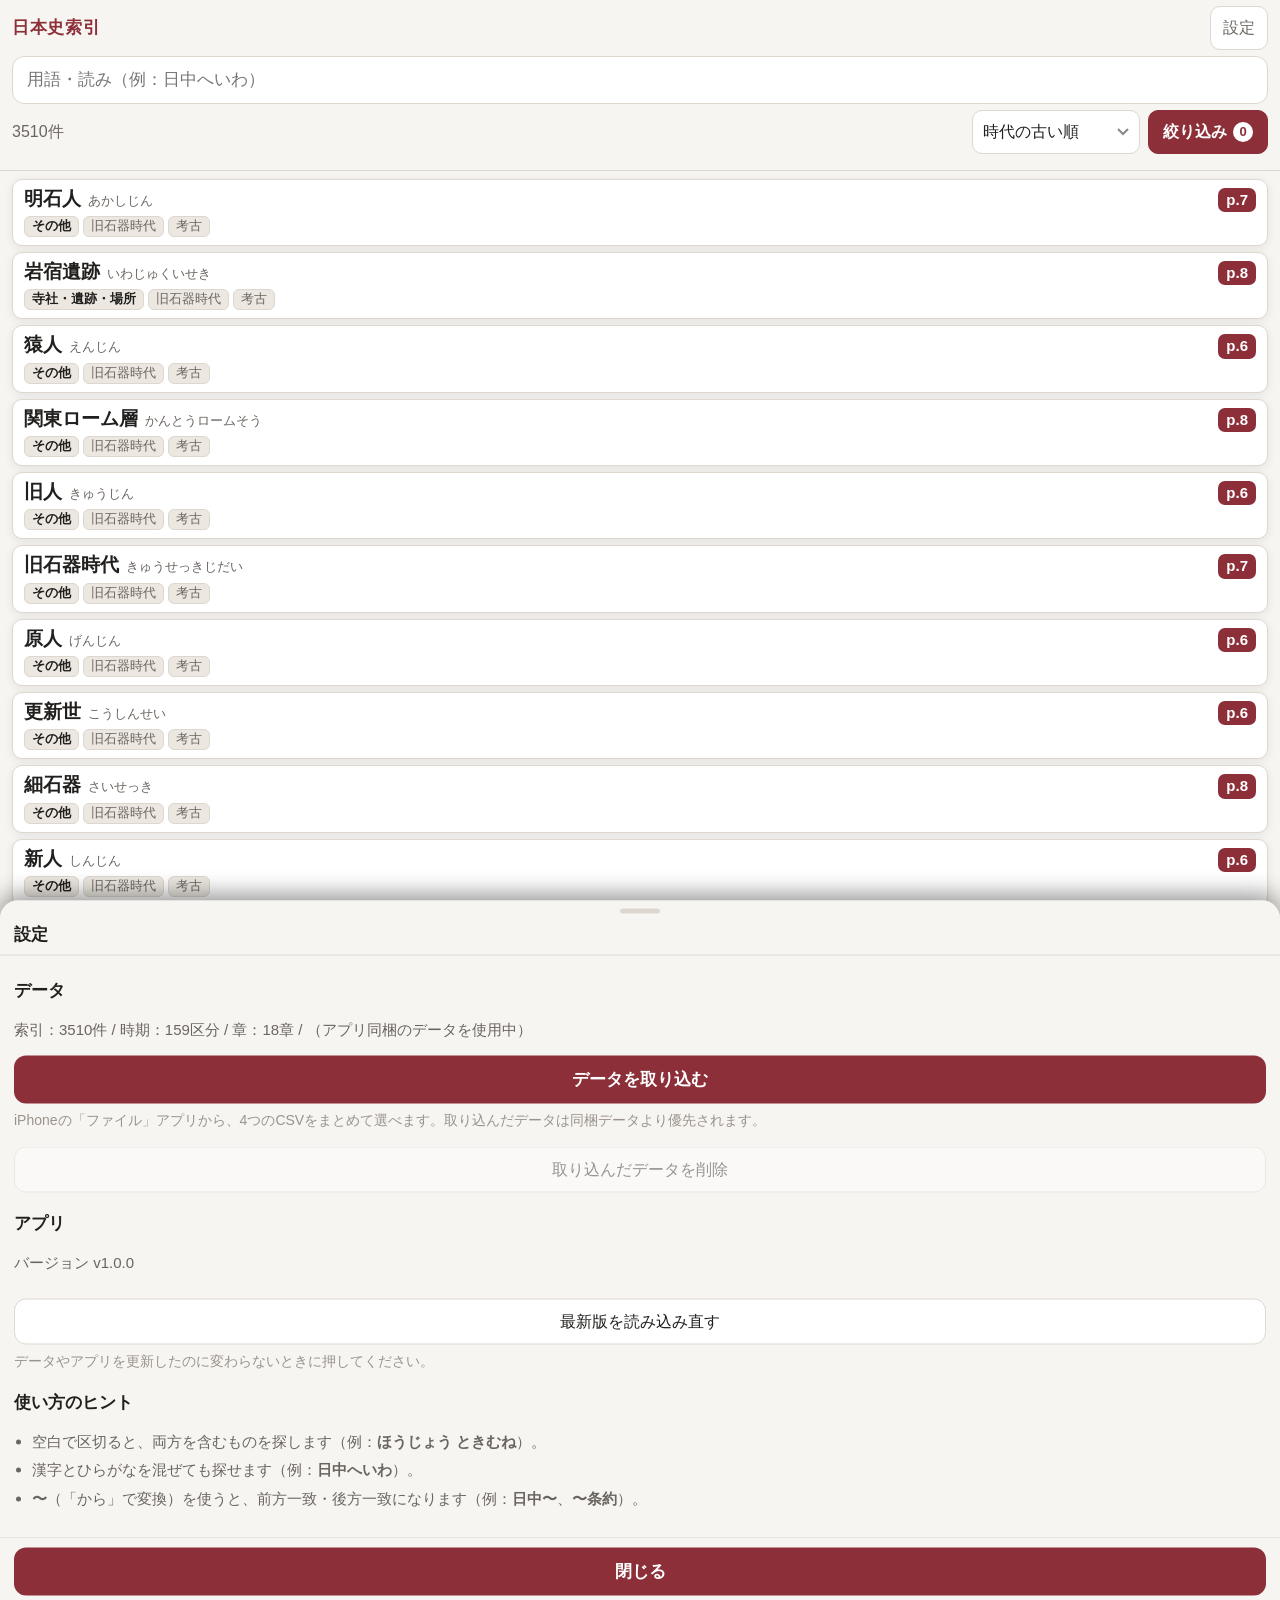
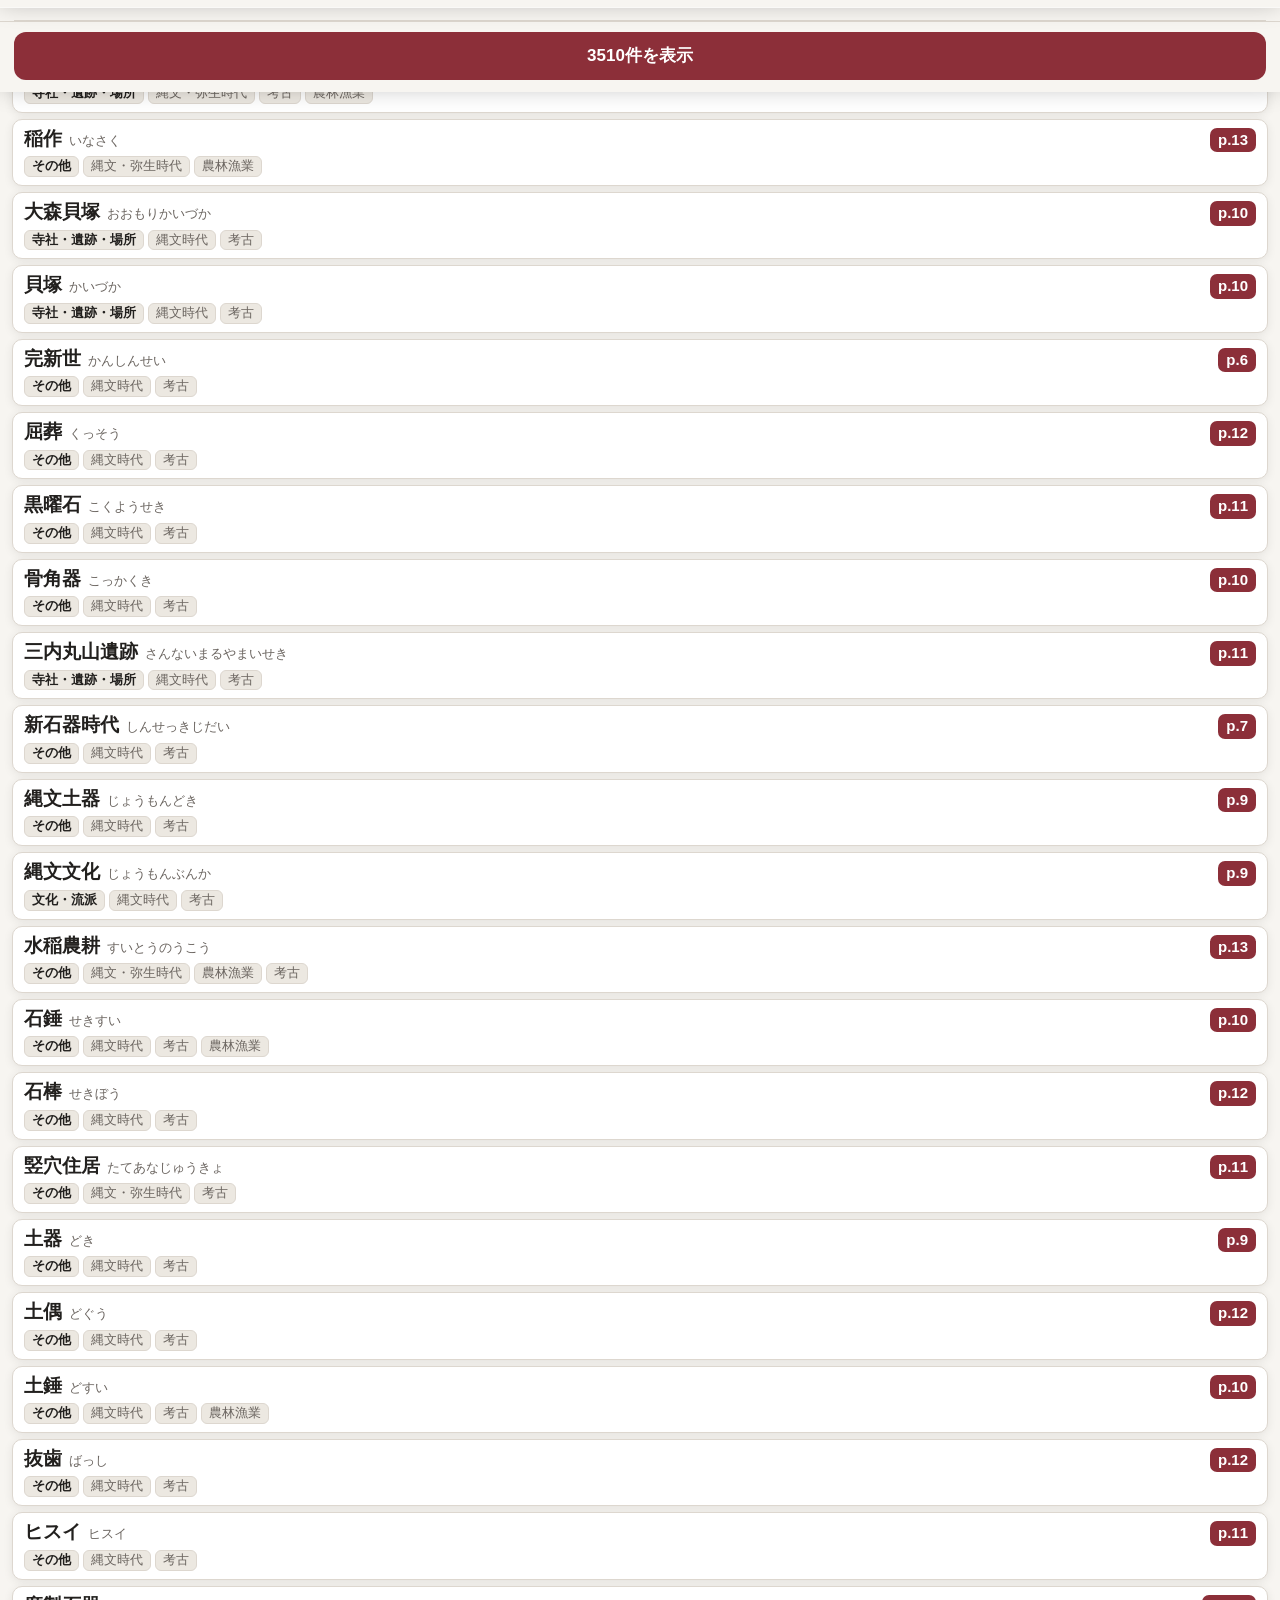
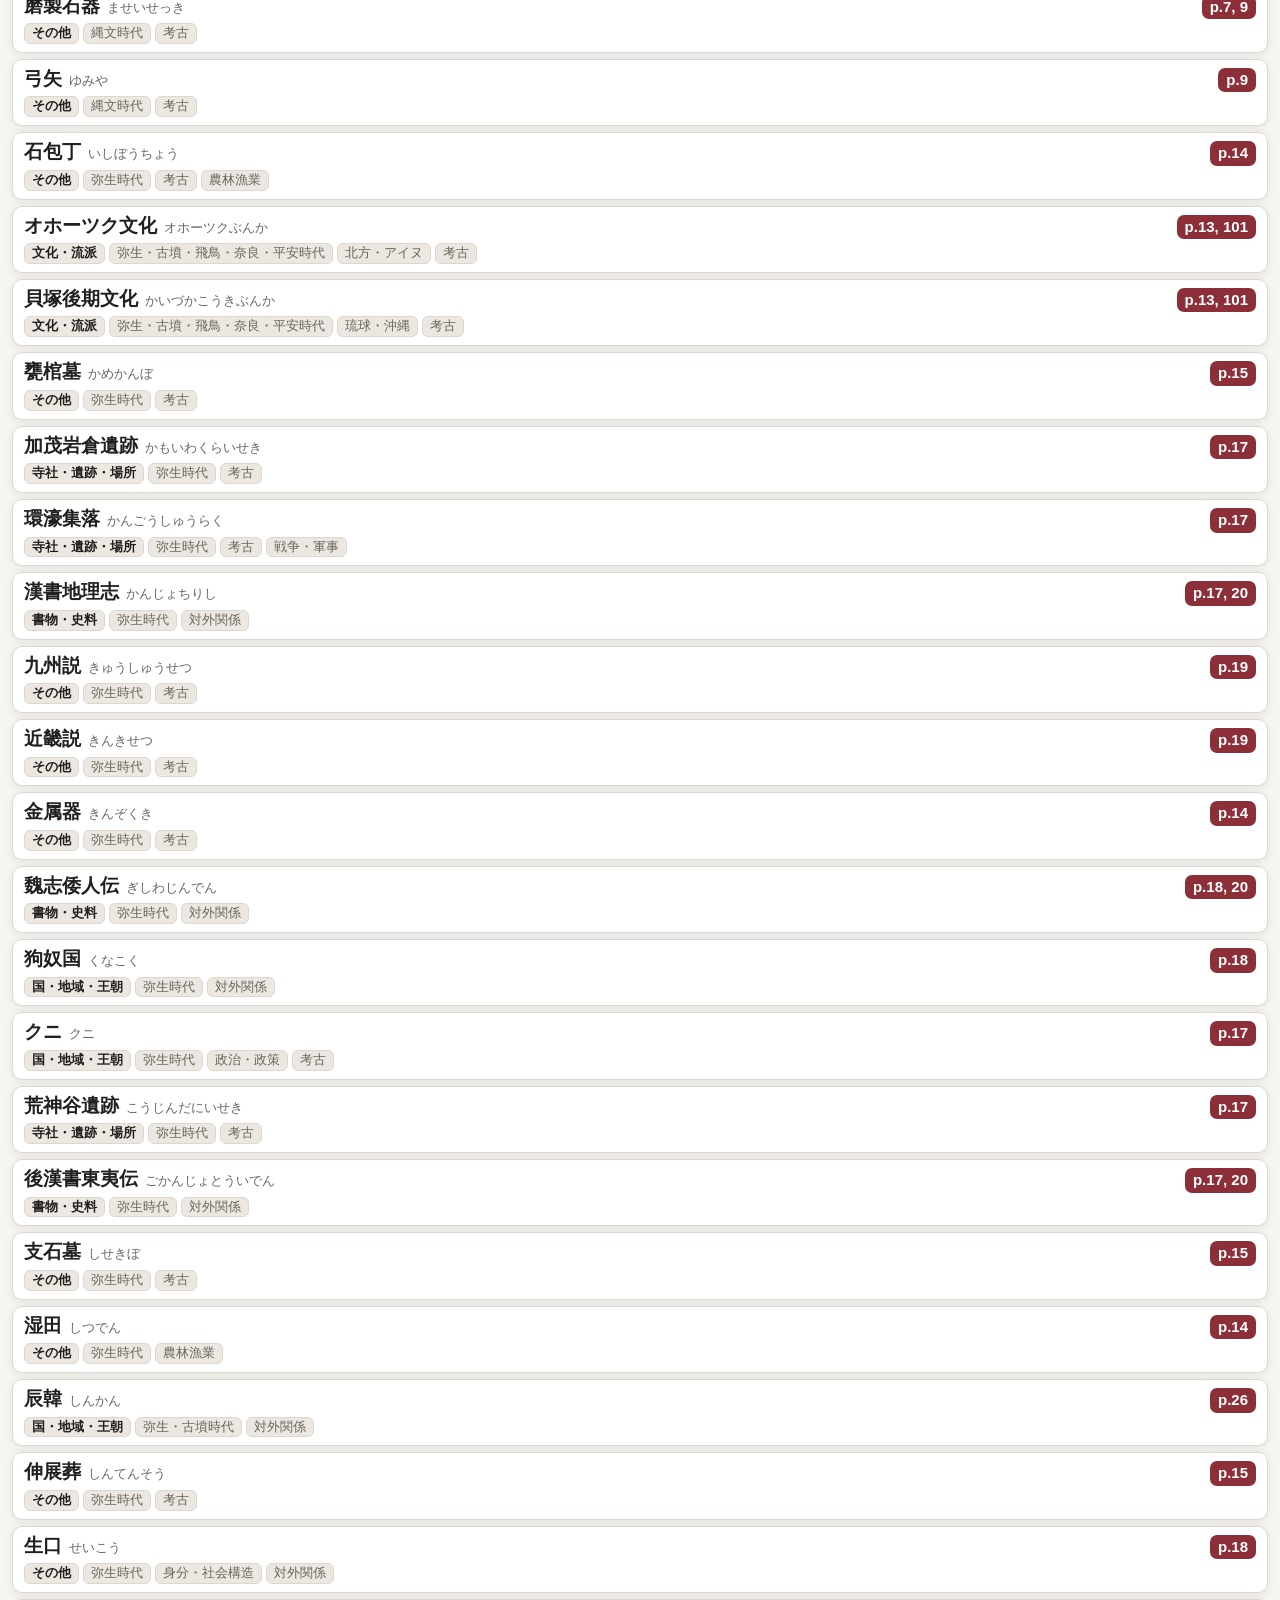
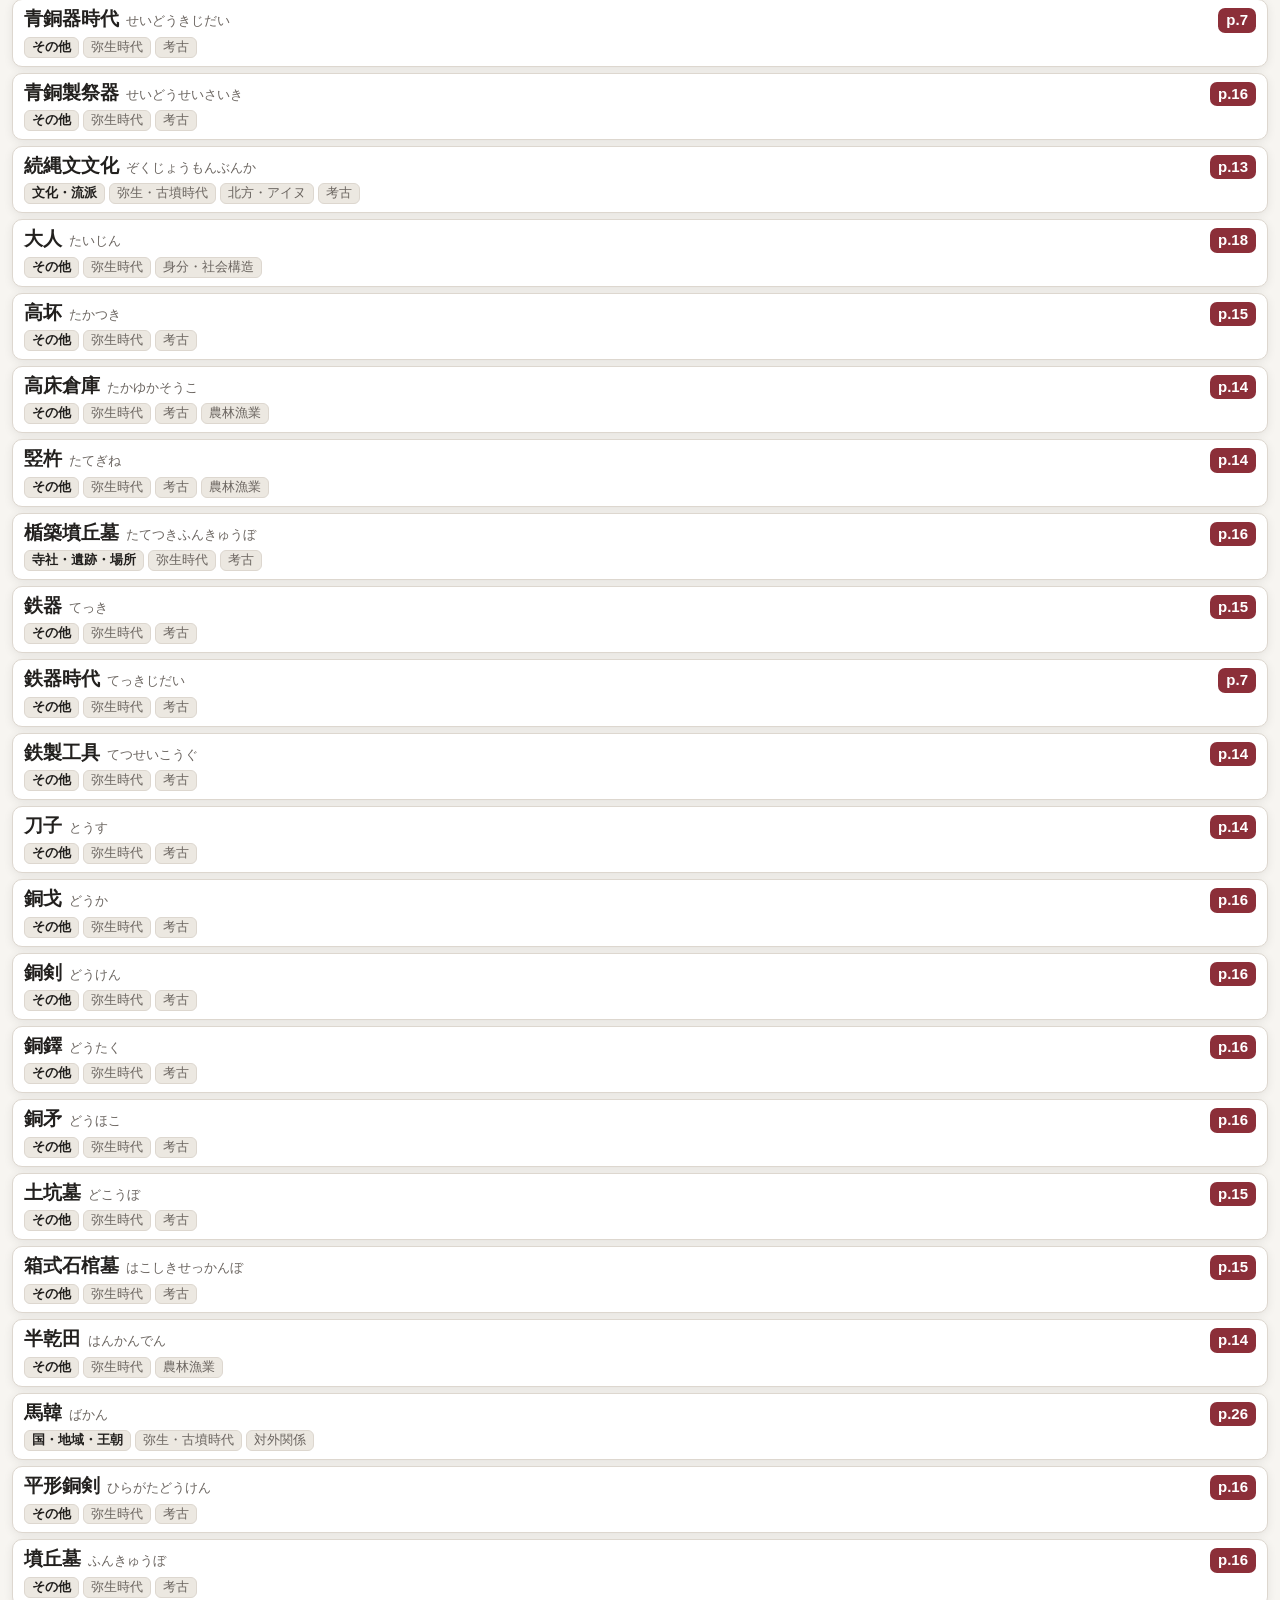
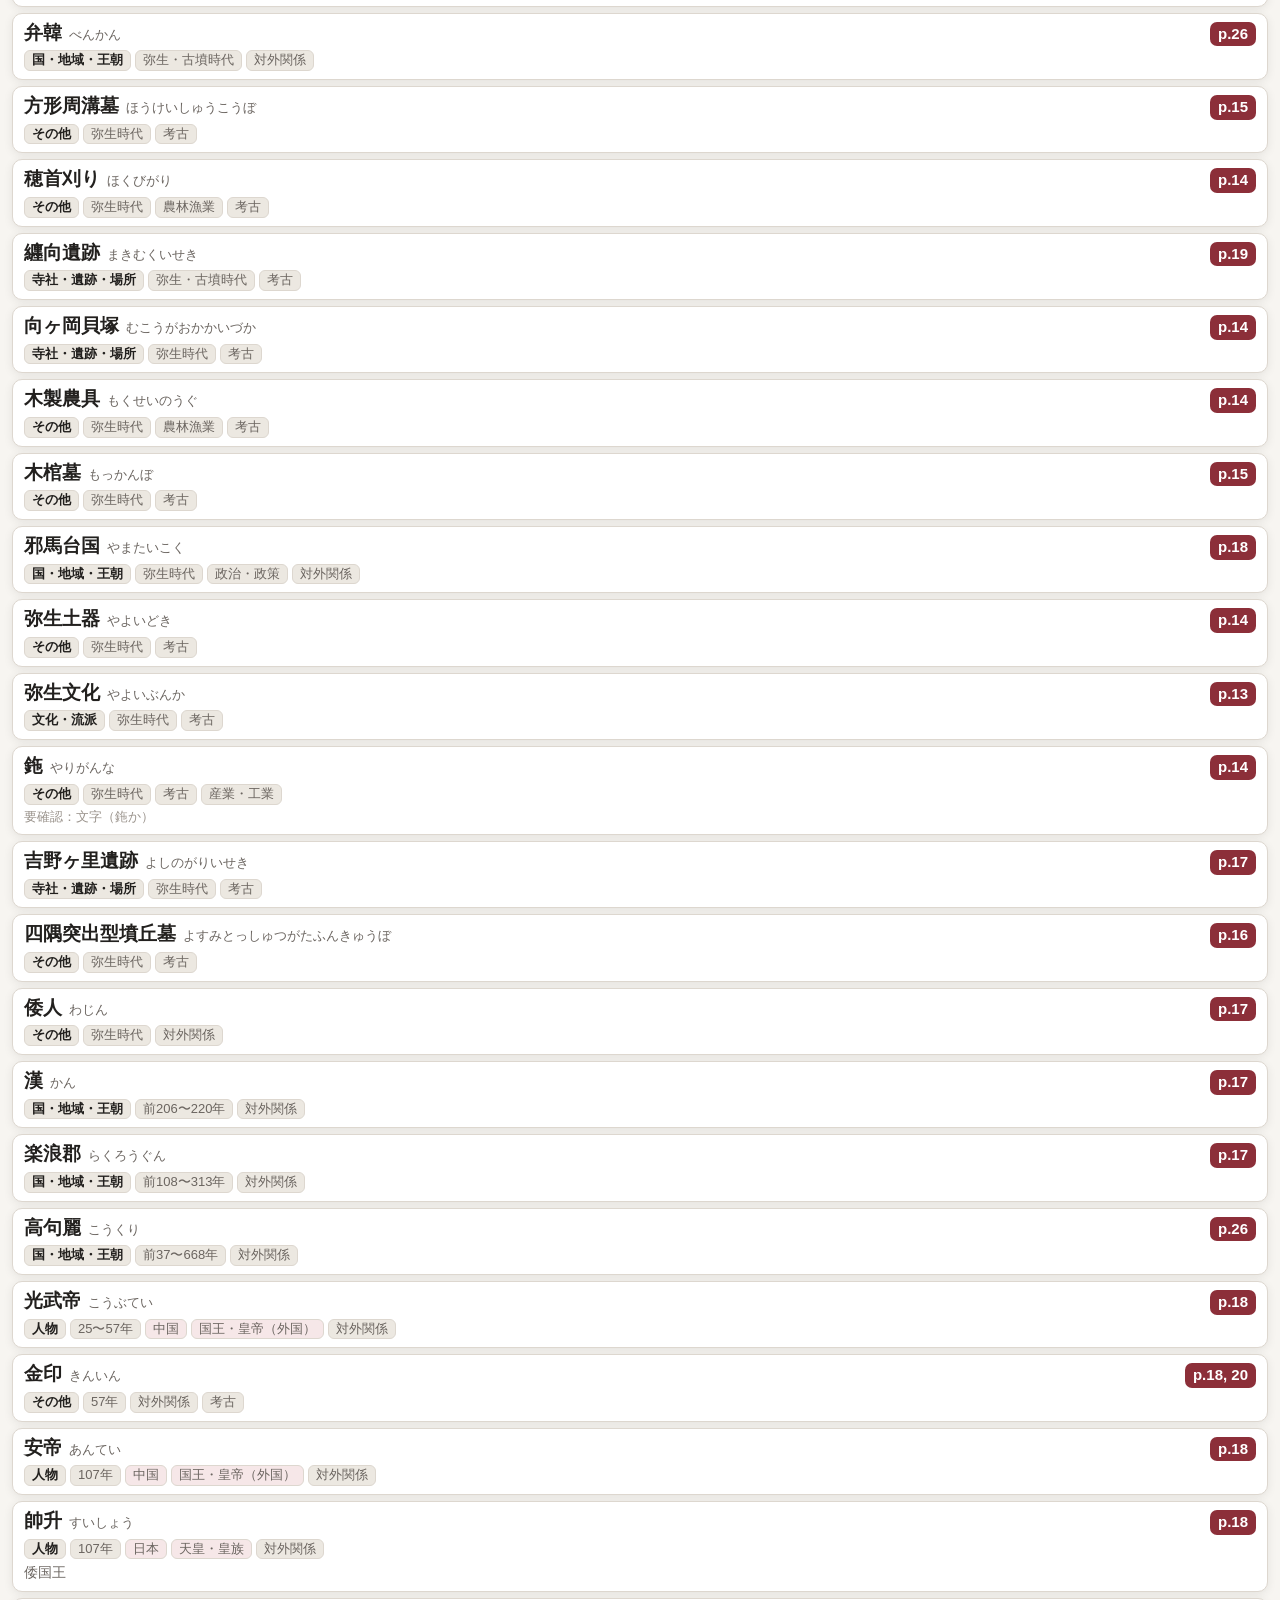
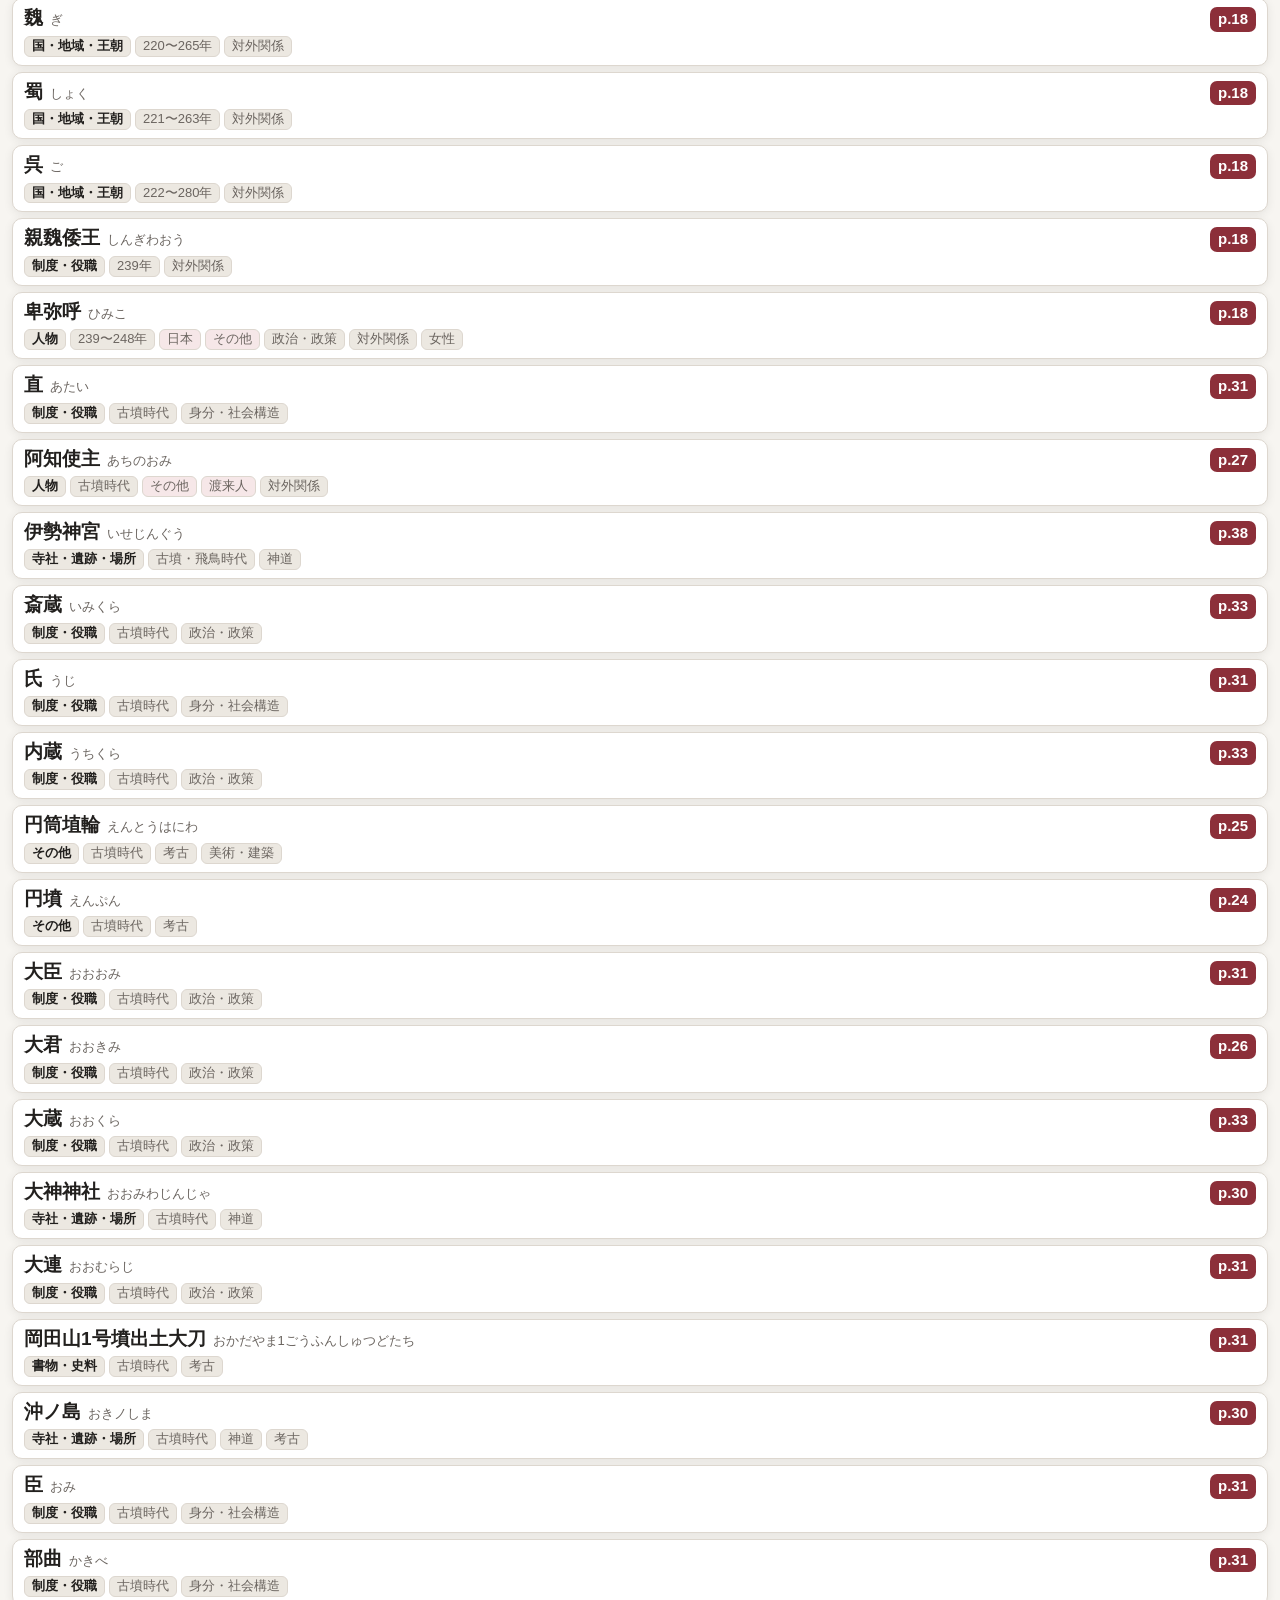
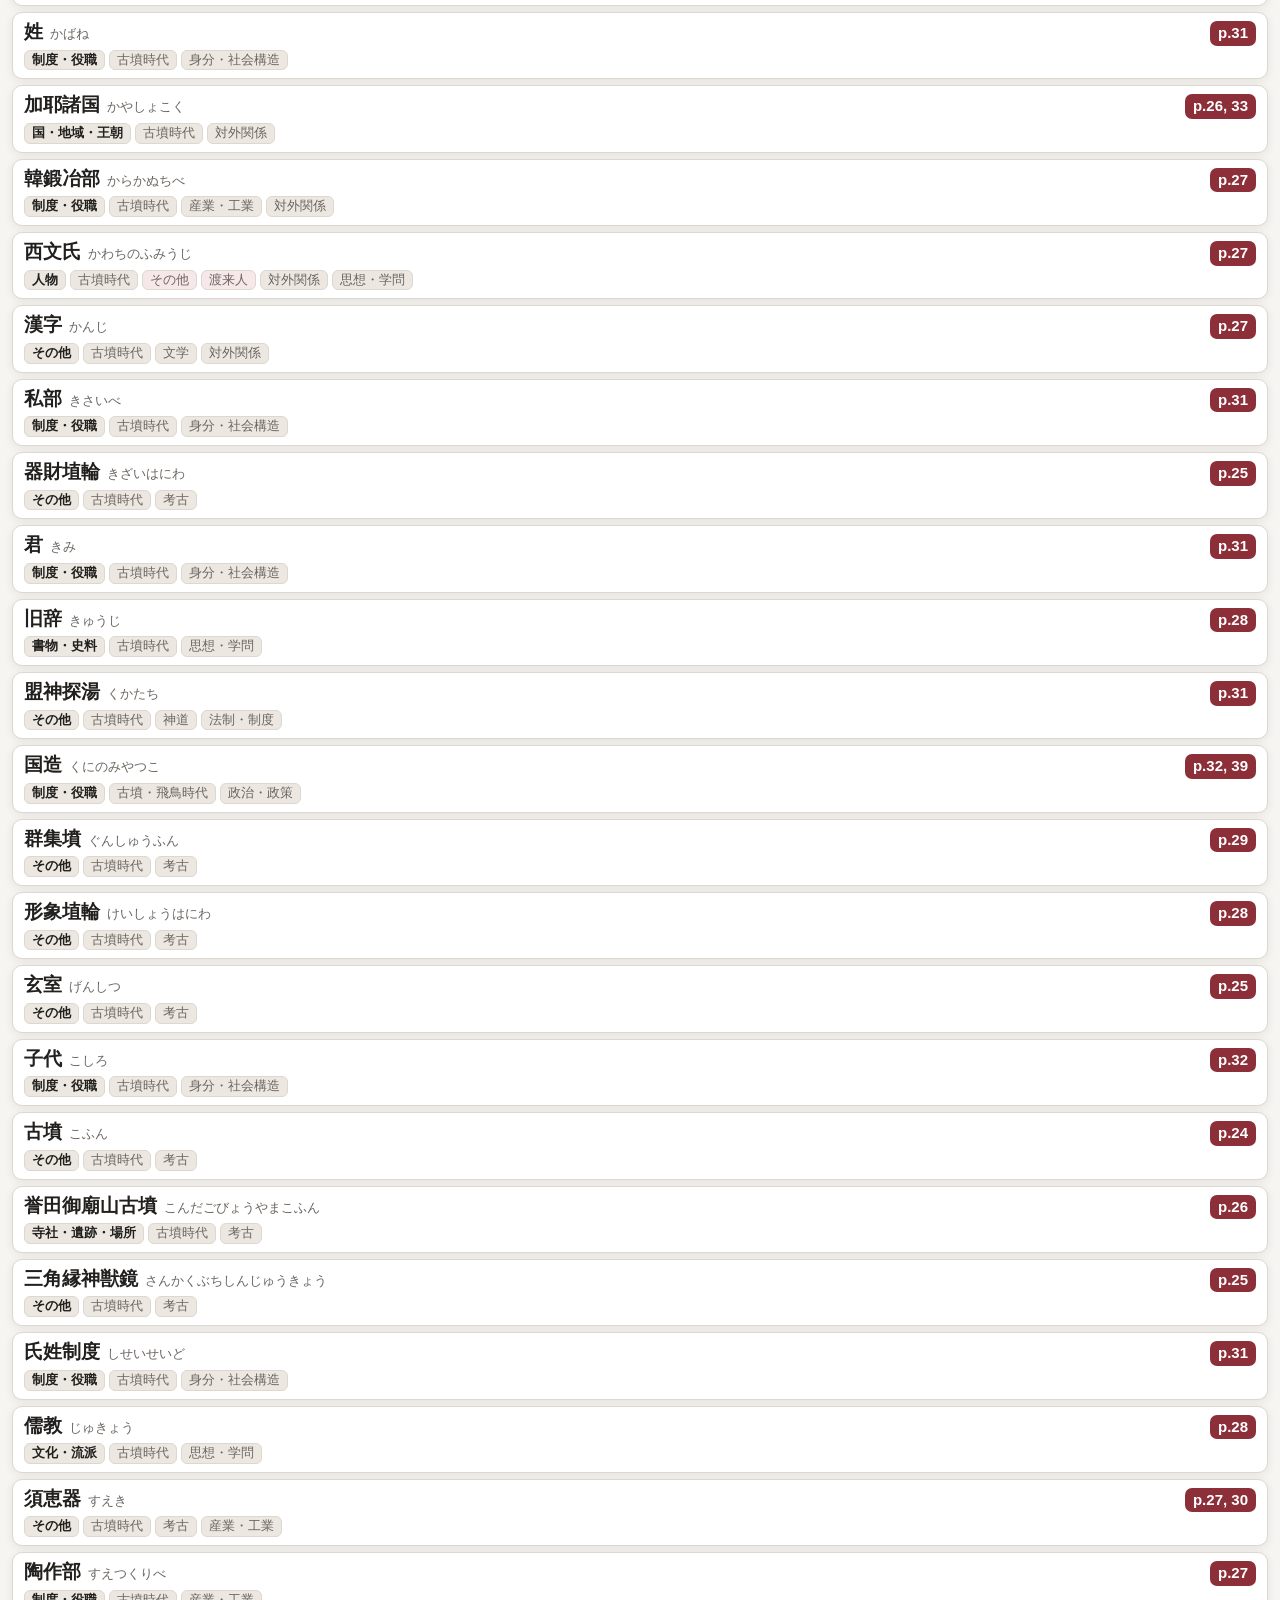
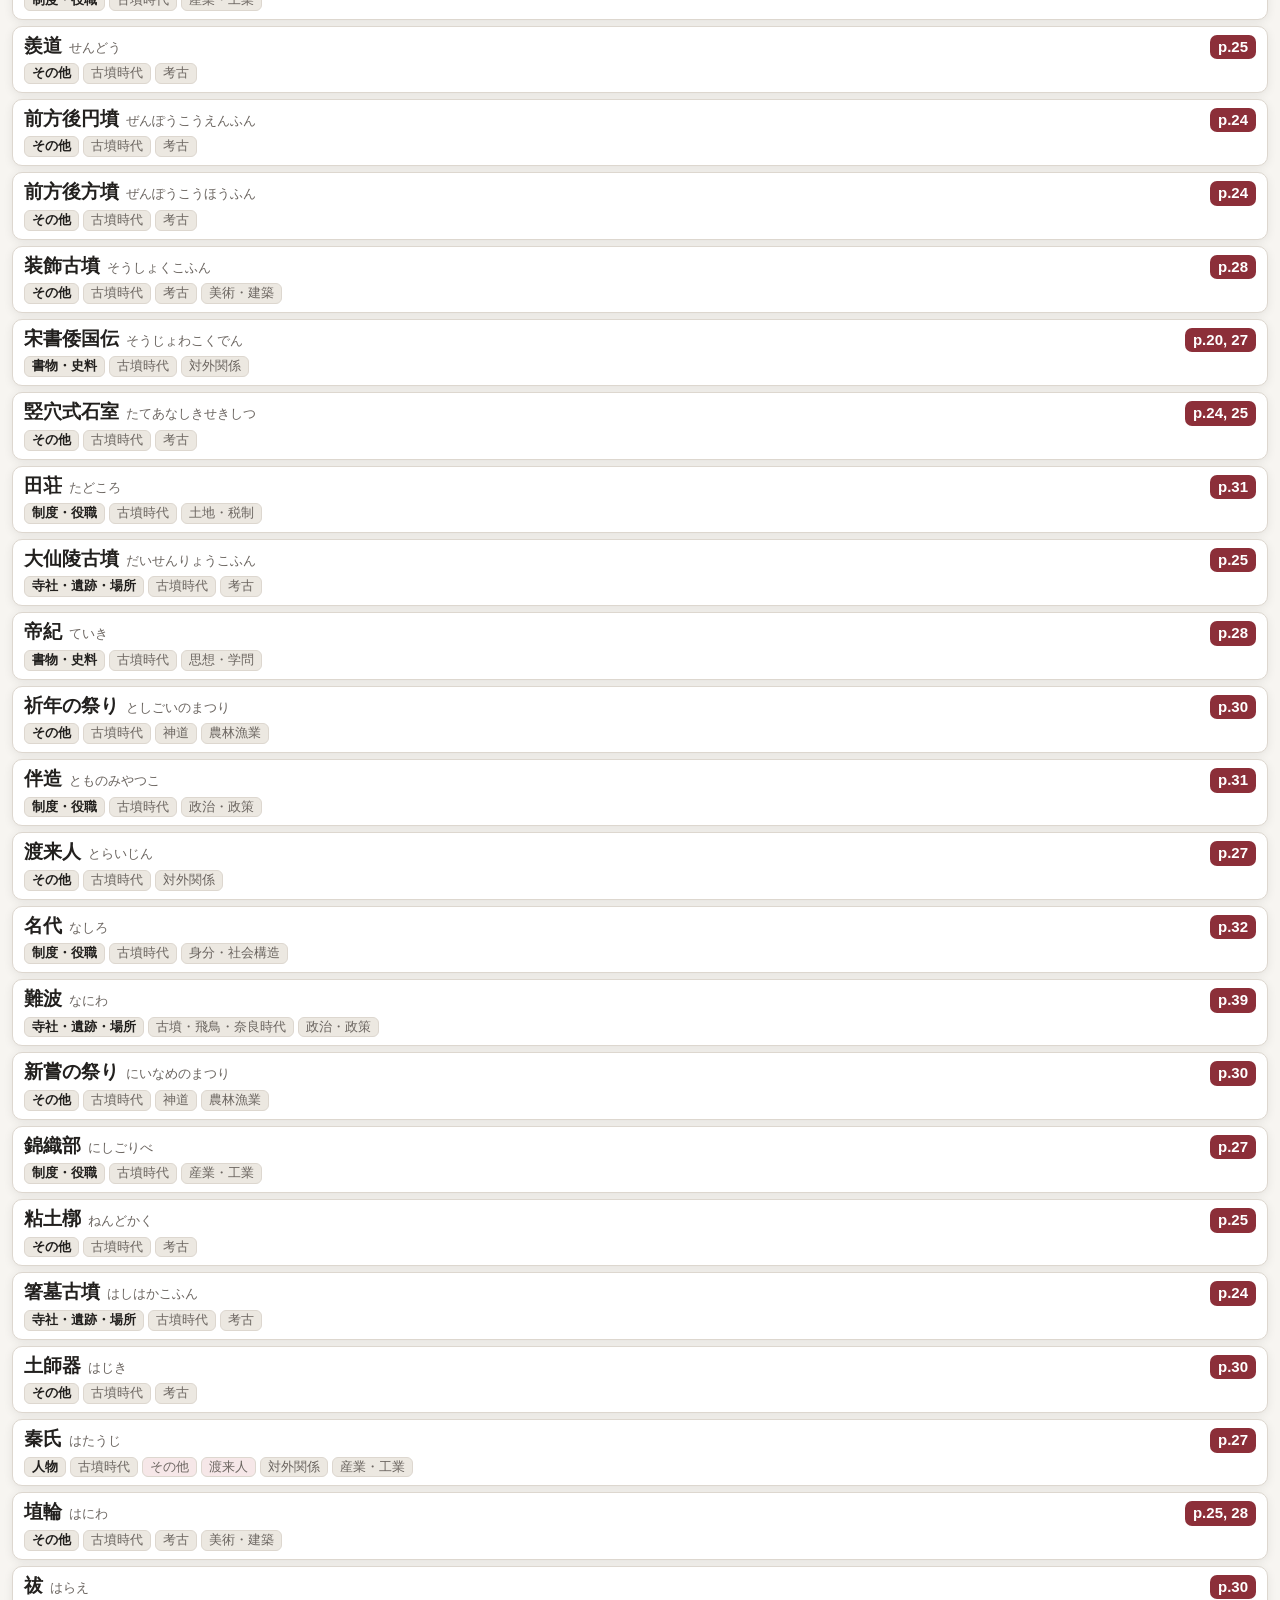
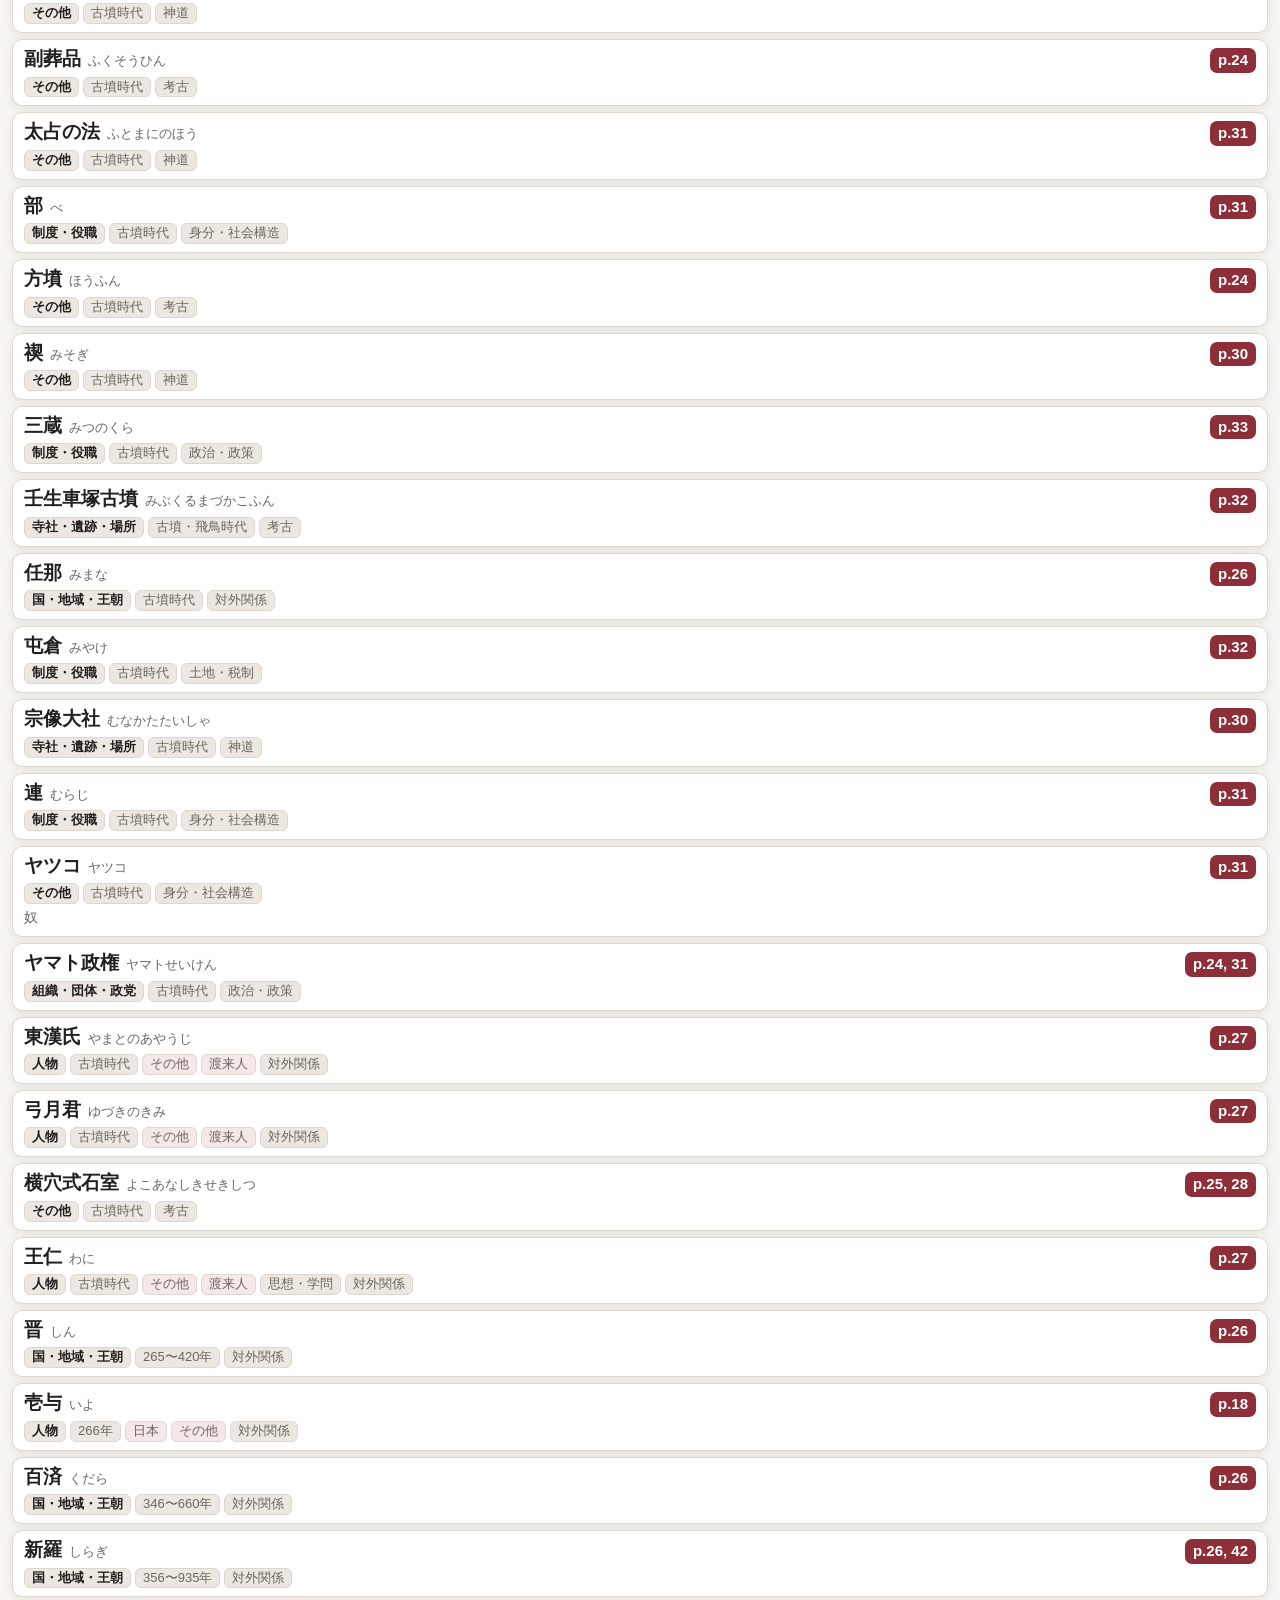
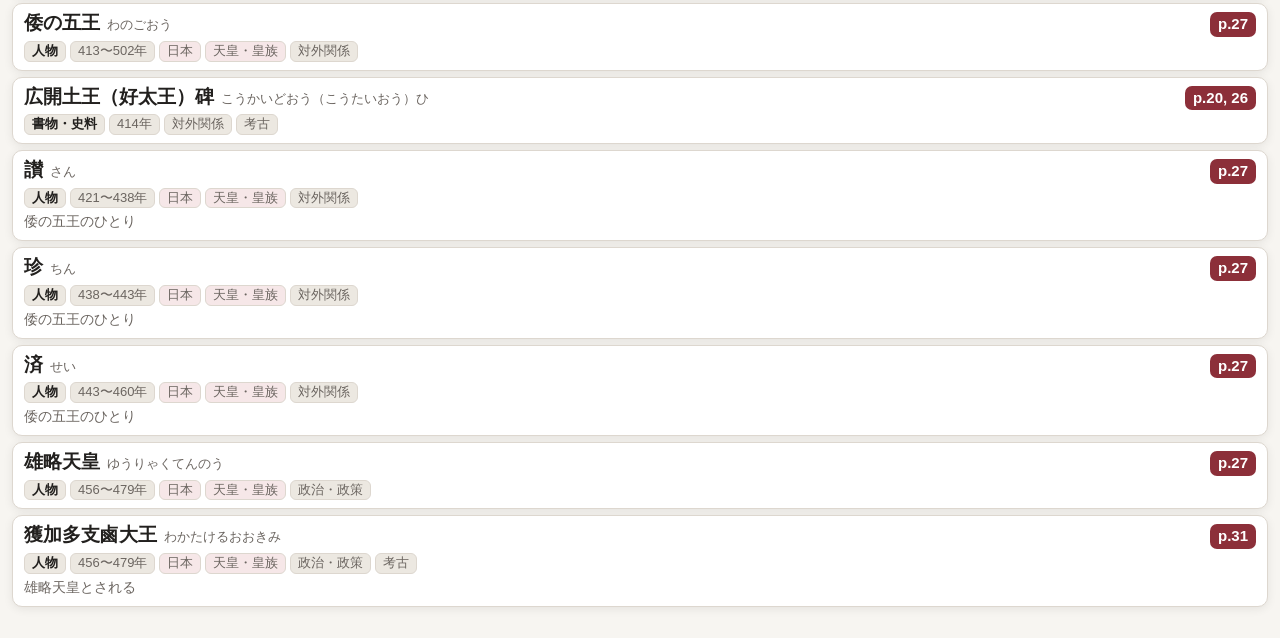
<file: index.html>
<!DOCTYPE html>
<html lang="ja">
<head>
<meta charset="utf-8">
<meta name="viewport" content="width=device-width, initial-scale=1, viewport-fit=cover">
<title>日本史索引</title>
<meta name="description" content="日本史教科書の索引を検索するアプリ">
<meta name="theme-color" content="#8c2f39" media="(prefers-color-scheme: light)">
<meta name="theme-color" content="#16171c" media="(prefers-color-scheme: dark)">
<meta name="format-detection" content="telephone=no">
<link rel="manifest" href="manifest.json">
<meta name="apple-mobile-web-app-capable" content="yes">
<meta name="mobile-web-app-capable" content="yes">
<meta name="apple-mobile-web-app-title" content="日本史索引">
<meta name="apple-mobile-web-app-status-bar-style" content="black-translucent">
<link rel="apple-touch-icon" href="icons/apple-touch-icon.png">
<link rel="icon" href="icons/icon-192.png">
<link rel="stylesheet" href="style.css">
</head>
<body>

<header id="topbar">
  <div class="bar-row">
    <h1 class="app-title">日本史索引</h1>
    <button id="btn-settings" class="icon-btn" type="button" aria-label="設定">設定</button>
  </div>

  <div class="search-row">
    <input id="q" type="search" inputmode="search" enterkeyhint="search"
           autocomplete="off" autocorrect="off" autocapitalize="off" spellcheck="false"
           placeholder="用語・読み（例：日中へいわ）" aria-label="検索">
    <button id="btn-clear" class="clear-btn" type="button" aria-label="検索欄を消す" hidden>×</button>
  </div>

  <div class="bar-row tools">
    <span id="count" class="count">0件</span>
    <select id="sort" aria-label="並び替え">
      <option value="year_asc">時代の古い順</option>
      <option value="year_desc">時代の新しい順</option>
      <option value="kana_asc">名前順（五十音）</option>
      <option value="kana_desc">名前の逆順</option>
    </select>
    <button id="btn-filter" class="filter-btn" type="button">絞り込み<span id="filter-badge" class="badge" hidden>0</span></button>
  </div>

  <div id="chips" class="chips" hidden></div>
</header>

<main id="results" aria-live="polite"></main>
<div id="sentinel"></div>
<p id="empty-msg" class="empty-msg" hidden>条件に合う項目がありません。</p>

<!-- 起動時の案内（データが無いとき） -->
<div id="onboarding" class="overlay" hidden>
  <div class="onboard-box">
    <h2>データがまだありません</h2>
    <p>このアプリを使うには、索引データ（CSVファイル）が必要です。</p>
    <p class="hint">パソコンで確認するときは、この画面から4つのCSVを選んでください。<br>
      （iPhoneでは「ファイル」アプリから選べます）</p>
    <ol class="steps">
      <li>下の「データを取り込む」を押します。</li>
      <li><b>nihonshi_index_all.csv</b> / <b>periods.csv</b> / <b>chapters.csv</b> / <b>manual_tags.csv</b> の4つをまとめて選びます。</li>
      <li>「開く」を押すと、すぐに使えるようになります。</li>
    </ol>
    <button id="btn-import-onboard" class="primary-btn" type="button">データを取り込む</button>
    <p id="onboard-status" class="status"></p>
  </div>
</div>

<div id="backdrop" class="backdrop" hidden></div>

<!-- 絞り込みシート -->
<section id="filter-sheet" class="sheet" hidden aria-label="絞り込み">
  <div class="sheet-head">
    <span class="grabber"></span>
    <div class="sheet-head-row">
      <strong>絞り込み</strong>
      <button class="link-btn danger" id="btn-reset-all" type="button">条件をすべてリセット</button>
    </div>
  </div>

  <div class="sheet-body">
    <details class="sec" open>
      <summary><span>時期</span><span class="sec-count" data-for="period"></span></summary>
      <div class="sec-body">
        <button class="link-btn" data-clear="period" type="button">すべて解除</button>
        <div class="year-range">
          <label>西暦 <input id="year-from" type="text" inputmode="text" placeholder="から（例 1600 / 前108）"></label>
          <label>〜 <input id="year-to" type="text" inputmode="text" placeholder="まで（例 1700）"></label>
        </div>
        <p class="note">※ ツリーと西暦範囲の両方を指定したときは、どちらかに当てはまれば表示します。</p>
        <div id="period-tree" class="tree"></div>
      </div>
    </details>

    <details class="sec">
      <summary><span>分野</span><span class="sec-count" data-for="field"></span></summary>
      <div class="sec-body">
        <button class="link-btn" data-clear="field" type="button">すべて解除</button>
        <div id="field-chips" class="chipset"></div>
      </div>
    </details>

    <details class="sec">
      <summary><span>種類</span><span class="sec-count" data-for="kind"></span></summary>
      <div class="sec-body">
        <button class="link-btn" data-clear="kind" type="button">すべて解除</button>
        <div id="kind-chips" class="chipset"></div>
        <div id="person-extra" hidden>
          <h4>国 <button class="link-btn" data-clear="country" type="button">すべて解除</button></h4>
          <div id="country-chips" class="chipset"></div>
          <h4>立場 <button class="link-btn" data-clear="role" type="button">すべて解除</button></h4>
          <div id="role-chips" class="chipset"></div>
        </div>
      </div>
    </details>

    <details class="sec">
      <summary><span>教科書の章</span><span class="sec-count" data-for="chapter"></span></summary>
      <div class="sec-body">
        <button class="link-btn" data-clear="chapter" type="button">すべて解除</button>
        <div id="chapter-list"></div>
      </div>
    </details>
  </div>

  <div class="sheet-foot">
    <button id="btn-sheet-close" class="primary-btn" type="button"><span id="sheet-count">0件</span>を表示</button>
  </div>
</section>

<!-- 設定シート -->
<section id="settings-sheet" class="sheet" hidden aria-label="設定">
  <div class="sheet-head">
    <span class="grabber"></span>
    <div class="sheet-head-row"><strong>設定</strong></div>
  </div>
  <div class="sheet-body">
    <h3>データ</h3>
    <p id="data-status" class="status"></p>
    <button id="btn-import" class="primary-btn" type="button">データを取り込む</button>
    <p class="note">iPhoneの「ファイル」アプリから、4つのCSVをまとめて選べます。取り込んだデータは同梱データより優先されます。</p>
    <button id="btn-drop" class="secondary-btn" type="button">取り込んだデータを削除</button>

    <h3>アプリ</h3>
    <p class="status" id="app-version"></p>
    <button id="btn-refresh" class="secondary-btn" type="button">最新版を読み込み直す</button>
    <p class="note">データやアプリを更新したのに変わらないときに押してください。</p>

    <h3>使い方のヒント</h3>
    <ul class="tips">
      <li>空白で区切ると、両方を含むものを探します（例：<b>ほうじょう ときむね</b>）。</li>
      <li>漢字とひらがなを混ぜても探せます（例：<b>日中へいわ</b>）。</li>
      <li><b>〜</b>（「から」で変換）を使うと、前方一致・後方一致になります（例：<b>日中〜</b>、<b>〜条約</b>）。</li>
    </ul>
  </div>
  <div class="sheet-foot">
    <button id="btn-settings-close" class="primary-btn" type="button">閉じる</button>
  </div>
</section>

<input id="file-input" type="file" accept=".csv,text/csv,text/plain" multiple hidden>

<script src="search.js"></script>
<script src="app.js"></script>
</body>
</html>
</file>
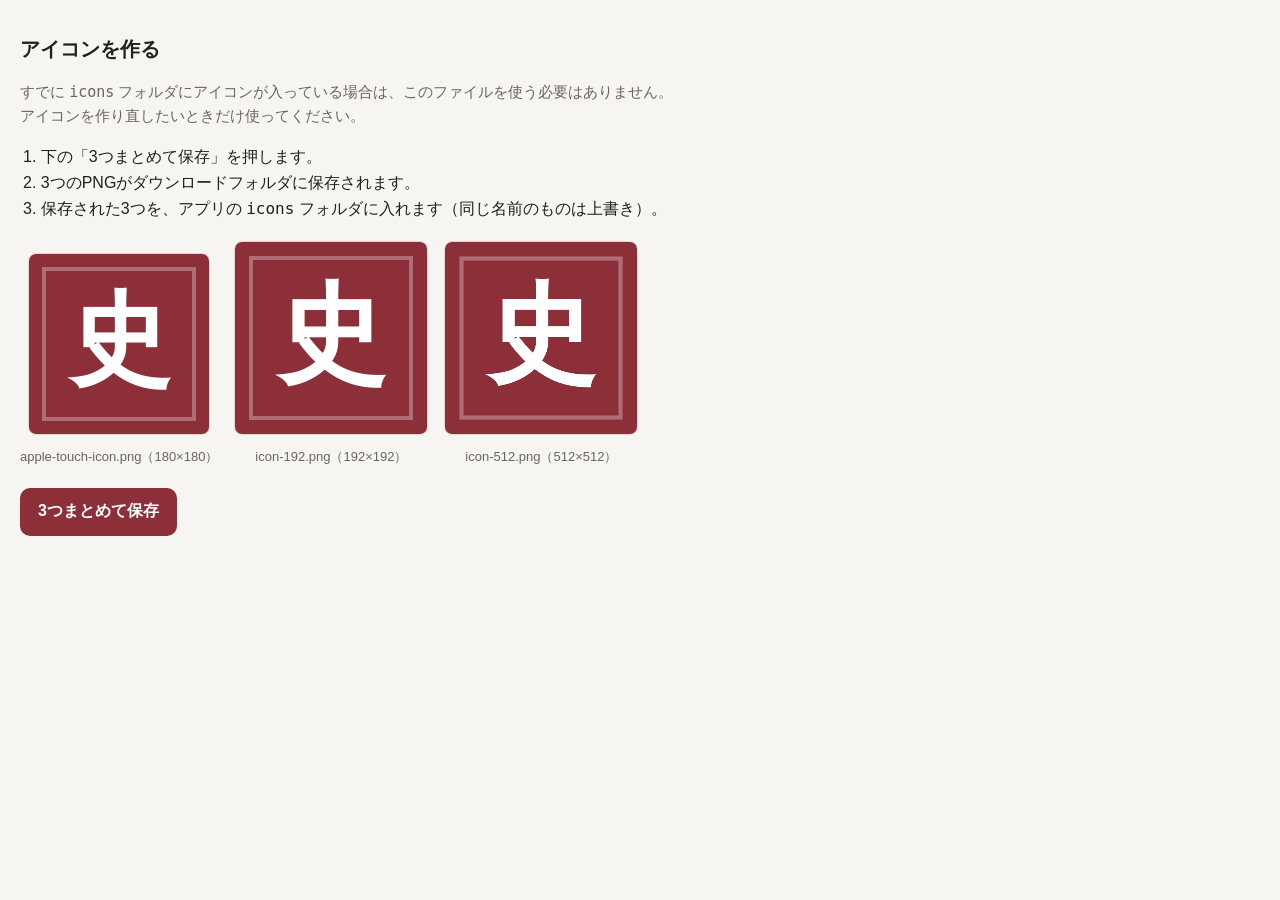
<file: make-icons.html>
<!DOCTYPE html>
<html lang="ja">
<head>
<meta charset="utf-8">
<meta name="viewport" content="width=device-width, initial-scale=1">
<title>アイコンを作る</title>
<style>
  body { margin:0; padding:20px; font-size:16px; line-height:1.6; background:#f7f5f1; color:#22201e;
         font-family:-apple-system, BlinkMacSystemFont, "Hiragino Sans","Yu Gothic",Meiryo,sans-serif; }
  h1 { font-size:20px; }
  ol { padding-left:1.3em; }
  .row { display:flex; gap:16px; flex-wrap:wrap; align-items:flex-end; margin:20px 0; }
  .item { text-align:center; }
  canvas { border:1px solid #ddd7cf; border-radius:8px; background:#fff; }
  .name { font-size:13px; color:#6b6560; margin-top:4px; }
  button { min-height:48px; padding:0 18px; font-size:16px; font-weight:600; border:0;
           border-radius:10px; background:#8c2f39; color:#fff; cursor:pointer; }
  .note { color:#6b6560; font-size:15px; }
</style>
</head>
<body>
<h1>アイコンを作る</h1>
<p class="note">すでに <code>icons</code> フォルダにアイコンが入っている場合は、このファイルを使う必要はありません。<br>
アイコンを作り直したいときだけ使ってください。</p>
<ol>
  <li>下の「3つまとめて保存」を押します。</li>
  <li>3つのPNGがダウンロードフォルダに保存されます。</li>
  <li>保存された3つを、アプリの <code>icons</code> フォルダに入れます（同じ名前のものは上書き）。</li>
</ol>

<div class="row" id="row"></div>
<button id="save">3つまとめて保存</button>

<script>
var SPECS = [
  { size: 180, name: 'apple-touch-icon.png' },
  { size: 192, name: 'icon-192.png' },
  { size: 512, name: 'icon-512.png' }
];

function draw(size) {
  var c = document.createElement('canvas');
  c.width = c.height = size;
  var g = c.getContext('2d');

  // 背景（茜色）
  g.fillStyle = '#8c2f39';
  g.fillRect(0, 0, size, size);

  // 薄い枠線
  g.strokeStyle = 'rgba(255,255,255,0.30)';
  g.lineWidth = Math.max(2, Math.round(size * 0.022));
  var m = Math.round(size * 0.085);
  g.strokeRect(m, m, size - m * 2, size - m * 2);

  // 「史」の一文字
  g.fillStyle = '#ffffff';
  g.textAlign = 'center';
  g.textBaseline = 'middle';
  g.font = '700 ' + Math.round(size * 0.56) +
    'px "Hiragino Mincho ProN","Yu Mincho","MS Mincho","Hiragino Sans","Yu Gothic",serif';
  g.fillText('史', size / 2, size * 0.53);

  return c;
}

var row = document.getElementById('row');
var canvases = SPECS.map(function (s) {
  var c = draw(s.size);
  var box = document.createElement('div');
  box.className = 'item';
  var view = c;
  if (s.size > 192) { view = c; c.style.width = '192px'; c.style.height = '192px'; }
  box.appendChild(view);
  var nm = document.createElement('div');
  nm.className = 'name';
  nm.textContent = s.name + '（' + s.size + '×' + s.size + '）';
  box.appendChild(nm);
  row.appendChild(box);
  return c;
});

document.getElementById('save').addEventListener('click', function () {
  SPECS.forEach(function (s, i) {
    setTimeout(function () {
      var a = document.createElement('a');
      a.download = s.name;
      a.href = canvases[i].toDataURL('image/png');
      document.body.appendChild(a);
      a.click();
      a.remove();
    }, i * 400);
  });
});
</script>
</body>
</html>
</file>
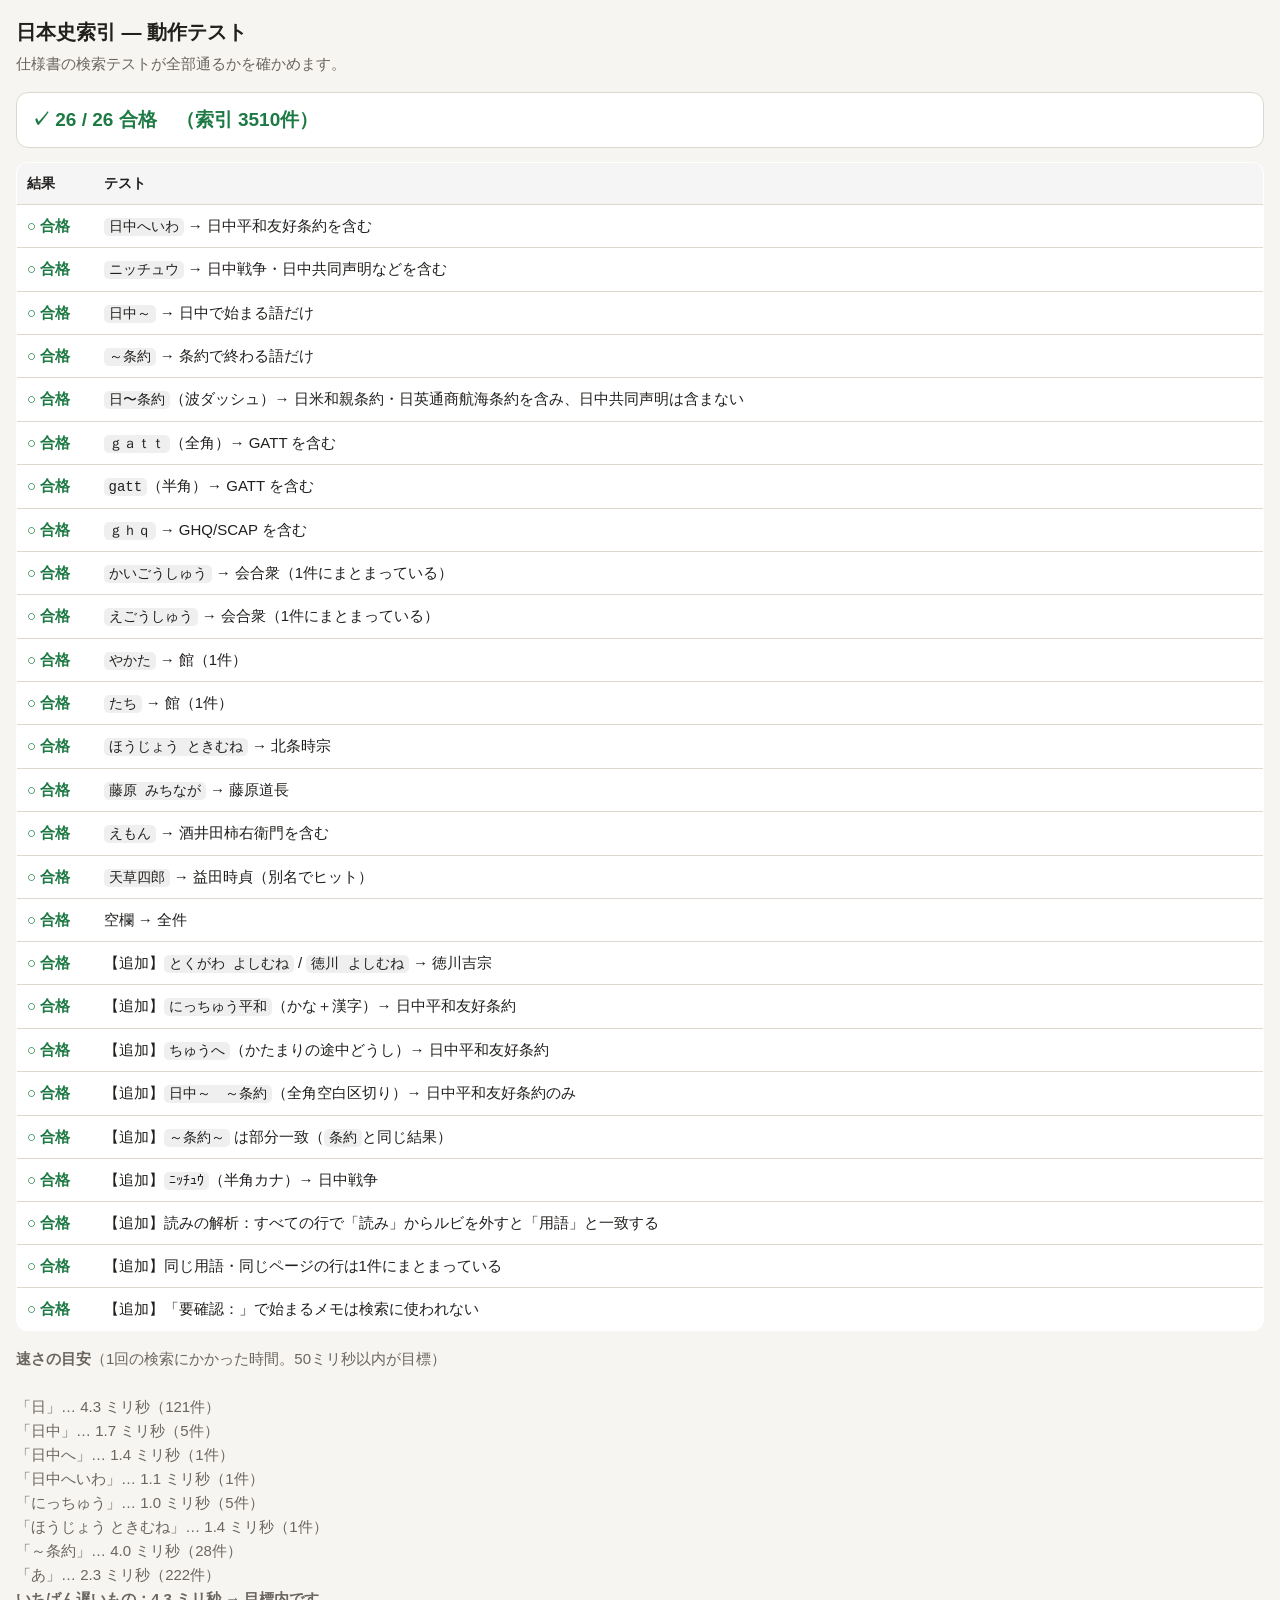
<file: test.html>
<!DOCTYPE html>
<html lang="ja">
<head>
<meta charset="utf-8">
<meta name="viewport" content="width=device-width, initial-scale=1, viewport-fit=cover">
<title>日本史索引 — 動作テスト</title>
<style>
  :root { --bg:#f7f5f1; --card:#fff; --text:#22201e; --sub:#6b6560; --line:#ddd7cf;
          --ok:#1e7a44; --ng:#c0392b; }
  @media (prefers-color-scheme: dark) {
    :root { --bg:#16171c; --card:#23252c; --text:#eceaf0; --sub:#a8a4b0; --line:#34363f;
            --ok:#5fd18c; --ng:#ff8b7d; }
  }
  * { box-sizing: border-box; }
  body { margin:0; padding: 16px; background: var(--bg); color: var(--text); font-size: 16px;
         line-height: 1.6;
         font-family: -apple-system, BlinkMacSystemFont, "Hiragino Sans", "Yu Gothic", Meiryo, sans-serif; }
  h1 { font-size: 20px; margin: 0 0 4px; }
  .lead { color: var(--sub); font-size: 15px; margin: 0 0 16px; }
  #summary { font-size: 19px; font-weight: 700; padding: 12px 14px; border-radius: 12px;
             background: var(--card); border: 1px solid var(--line); margin-bottom: 14px; }
  #summary.ok { color: var(--ok); }
  #summary.ng { color: var(--ng); }
  table { width: 100%; border-collapse: collapse; background: var(--card);
          border: 1px solid var(--line); border-radius: 12px; overflow: hidden; }
  th, td { text-align: left; padding: 9px 10px; border-bottom: 1px solid var(--line);
           font-size: 15px; vertical-align: top; }
  th { background: rgba(127,127,127,.08); font-size: 14px; }
  tr:last-child td { border-bottom: 0; }
  .res { font-weight: 700; white-space: nowrap; }
  .res.ok { color: var(--ok); }
  .res.ng { color: var(--ng); }
  code { font-family: ui-monospace, Menlo, Consolas, monospace; font-size: 14px;
         background: rgba(127,127,127,.12); padding: 1px 5px; border-radius: 5px; }
  .detail { color: var(--sub); font-size: 13px; }
  #picker { padding: 16px; background: var(--card); border: 1px solid var(--line);
            border-radius: 12px; }
  button { min-height: 48px; padding: 0 18px; font-size: 16px; font-weight: 600;
           border: 0; border-radius: 10px; background: #8c2f39; color: #fff; cursor: pointer; }
  #perf { margin-top: 16px; font-size: 15px; color: var(--sub); }
</style>
</head>
<body>

<h1>日本史索引 — 動作テスト</h1>
<p class="lead">仕様書の検索テストが全部通るかを確かめます。</p>

<div id="picker" hidden>
  <p><b>データが自動で読み込めませんでした。</b><br>
     （パソコンでファイルを直接開いたときは、安全上の決まりで自動読み込みができません）</p>
  <p>下のボタンから <code>nihonshi_index_all.csv</code> を選ぶとテストが始まります。<br>
     4つまとめて選んでも大丈夫です。</p>
  <button id="pick">CSVを選ぶ</button>
  <input id="file" type="file" accept=".csv,text/csv,text/plain" multiple hidden>
</div>

<div id="summary">データを読み込んでいます…</div>
<table id="tbl"><thead>
  <tr><th style="width:5.5em">結果</th><th>テスト</th></tr>
</thead><tbody></tbody></table>
<div id="perf"></div>

<script src="search.js"></script>
<script>
(function () {
  'use strict';

  var entries = null;
  var tbody = document.querySelector('#tbl tbody');
  var summary = document.getElementById('summary');

  /* ---------- データの読み込み ---------- */

  fetch('data/nihonshi_index_all.csv', { cache: 'no-cache' })
    .then(function (r) { if (!r.ok) throw new Error('404'); return r.text(); })
    .then(function (t) { start(t); })
    .catch(function () {
      document.getElementById('picker').hidden = false;
      summary.textContent = '下のボタンからCSVを選んでください。';
    });

  document.getElementById('pick').addEventListener('click', function () {
    document.getElementById('file').click();
  });
  document.getElementById('file').addEventListener('change', function (ev) {
    var files = Array.prototype.slice.call(ev.target.files);
    var target = null;
    files.forEach(function (f) { if (/nihonshi|index/i.test(f.name)) target = f; });
    if (!target) target = files[0];
    if (!target) return;
    var fr = new FileReader();
    fr.onload = function () {
      document.getElementById('picker').hidden = true;
      start(String(fr.result || ''));
    };
    fr.readAsText(target, 'UTF-8');
  });

  function start(csvText) {
    try {
      entries = NS.buildEntries(csvText);
    } catch (err) {
      summary.className = 'ng';
      summary.textContent = 'データの読み込みに失敗しました：' + err.message;
      return;
    }
    runTests();
  }

  /* ---------- 便利関数 ---------- */

  function search(q) {
    var pats = NS.compileQuery(q), out = [];
    for (var i = 0; i < entries.length; i++) {
      var m = NS.matchEntry(entries[i], pats);
      if (m.ok) out.push({ e: entries[i], alias: m.alias });
    }
    return out;
  }
  function terms(q) { return search(q).map(function (x) { return x.e.term; }); }
  function countTerm(q, t) {
    return terms(q).filter(function (x) { return x === t; }).length;
  }

  var tests = [];
  function T(label, fn) { tests.push({ label: label, fn: fn }); }
  function need(arr, v) {
    return arr.indexOf(v) >= 0 ? true : '「' + v + '」が出ませんでした（' + arr.length + '件中）';
  }
  function needAll(arr, vs) {
    for (var i = 0; i < vs.length; i++) { var r = need(arr, vs[i]); if (r !== true) return r; }
    return true;
  }

  /* ---------- 仕様書のテスト表 ---------- */

  T('<code>日中へいわ</code> → 日中平和友好条約を含む', function () {
    return need(terms('日中へいわ'), '日中平和友好条約');
  });

  T('<code>ニッチュウ</code> → 日中戦争・日中共同声明などを含む', function () {
    return needAll(terms('ニッチュウ'), ['日中戦争', '日中共同声明', '日中平和友好条約']);
  });

  T('<code>日中～</code> → 日中で始まる語だけ', function () {
    var r = search('日中～');
    var ng = r.filter(function (x) { return !x.alias && x.e.term.indexOf('日中') !== 0; });
    if (ng.length) return '始まらない語が出ました：' + ng.map(function (x) { return x.e.term; }).join('、');
    return needAll(r.map(function (x) { return x.e.term; }), ['日中戦争', '日中平和友好条約']);
  });

  T('<code>～条約</code> → 条約で終わる語だけ', function () {
    var r = search('～条約');
    var ng = r.filter(function (x) {
      return !x.alias && x.e.term.slice(-2) !== '条約';
    });
    if (ng.length) return '終わらない語が出ました：' + ng.map(function (x) { return x.e.term; }).join('、');
    return r.length > 0 ? true : '1件も出ませんでした';
  });

  T('<code>日〜条約</code>（波ダッシュ）→ 日米和親条約・日英通商航海条約を含み、日中共同声明は含まない', function () {
    var t = terms('日〜条約');
    var r = needAll(t, ['日米和親条約', '日英通商航海条約']);
    if (r !== true) return r;
    return t.indexOf('日中共同声明') < 0 ? true : '日中共同声明が出てしまいました';
  });

  T('<code>ｇａｔｔ</code>（全角）→ GATT を含む', function () { return need(terms('ｇａｔｔ'), 'GATT'); });
  T('<code>gatt</code>（半角）→ GATT を含む', function () { return need(terms('gatt'), 'GATT'); });
  T('<code>ｇｈｑ</code> → GHQ/SCAP を含む', function () { return need(terms('ｇｈｑ'), 'GHQ/SCAP'); });

  T('<code>かいごうしゅう</code> → 会合衆（1件にまとまっている）', function () {
    var n = countTerm('かいごうしゅう', '会合衆');
    return n === 1 ? true : n + '件出ました（1件のはず）';
  });
  T('<code>えごうしゅう</code> → 会合衆（1件にまとまっている）', function () {
    var n = countTerm('えごうしゅう', '会合衆');
    return n === 1 ? true : n + '件出ました（1件のはず）';
  });
  T('<code>やかた</code> → 館（1件）', function () {
    var n = countTerm('やかた', '館');
    return n === 1 ? true : n + '件出ました（1件のはず）';
  });
  T('<code>たち</code> → 館（1件）', function () {
    var n = countTerm('たち', '館');
    return n === 1 ? true : n + '件出ました（1件のはず）';
  });

  T('<code>ほうじょう ときむね</code> → 北条時宗', function () {
    return need(terms('ほうじょう ときむね'), '北条時宗');
  });
  T('<code>藤原 みちなが</code> → 藤原道長', function () {
    return need(terms('藤原 みちなが'), '藤原道長');
  });
  T('<code>えもん</code> → 酒井田柿右衛門を含む', function () {
    return need(terms('えもん'), '酒井田柿右衛門');
  });
  T('<code>天草四郎</code> → 益田時貞（別名でヒット）', function () {
    var r = search('天草四郎').filter(function (x) { return x.e.term === '益田時貞'; });
    if (!r.length) return '益田時貞が出ませんでした';
    return r[0].alias ? true : '別名として表示されませんでした';
  });
  T('空欄 → 全件', function () {
    var n = terms('').length;
    return n === entries.length ? true : n + '件（全' + entries.length + '件のはず）';
  });

  /* ---------- 追加のテスト ---------- */

  T('【追加】<code>とくがわ よしむね</code> / <code>徳川 よしむね</code> → 徳川吉宗', function () {
    var a = need(terms('とくがわ よしむね'), '徳川吉宗');
    if (a !== true) return a;
    return need(terms('徳川 よしむね'), '徳川吉宗');
  });
  T('【追加】<code>にっちゅう平和</code>（かな＋漢字）→ 日中平和友好条約', function () {
    return need(terms('にっちゅう平和'), '日中平和友好条約');
  });
  T('【追加】<code>ちゅうへ</code>（かたまりの途中どうし）→ 日中平和友好条約', function () {
    return need(terms('ちゅうへ'), '日中平和友好条約');
  });
  T('【追加】<code>日中～　～条約</code>（全角空白区切り）→ 日中平和友好条約のみ', function () {
    var r = search('日中～　～条約').filter(function (x) { return !x.alias; })
      .map(function (x) { return x.e.term; });
    return (r.length === 1 && r[0] === '日中平和友好条約') ? true : r.join('、') || '0件';
  });
  T('【追加】<code>～条約～</code> は部分一致（<code>条約</code>と同じ結果）', function () {
    var a = terms('～条約～').sort().join('|'), b = terms('条約').sort().join('|');
    return a === b ? true : '結果が違います';
  });
  T('【追加】<code>ﾆｯﾁｭｳ</code>（半角カナ）→ 日中戦争', function () {
    return need(terms('ﾆｯﾁｭｳ'), '日中戦争');
  });
  T('【追加】読みの解析：すべての行で「読み」からルビを外すと「用語」と一致する', function () {
    var ng = [];
    entries.forEach(function (e) {
      e.readings.forEach(function (rd) {
        var sur = rd.chunks.map(function (c) { return c.s; }).join('');
        if (sur !== e.term) ng.push(e.term);
      });
    });
    return ng.length === 0 ? true : ng.length + '件ずれています：' + ng.slice(0, 5).join('、');
  });
  T('【追加】同じ用語・同じページの行は1件にまとまっている', function () {
    var seen = {}, dup = [];
    entries.forEach(function (e) {
      var k = e.term + '@' + e.pages.join(',');
      if (seen[k]) dup.push(k); else seen[k] = 1;
    });
    return dup.length === 0 ? true : '重複：' + dup.slice(0, 5).join('、');
  });
  T('【追加】「要確認：」で始まるメモは検索に使われない', function () {
    var warn = null;
    for (var i = 0; i < entries.length && !warn; i++) {
      if (entries[i].warnMemos.length) warn = entries[i];
    }
    if (!warn) return true;  // 要確認メモが無ければテスト不要
    if (warn.nAlias.some(function (a) { return a.indexOf(NS.normText('要確認')) >= 0; })) {
      return '要確認メモが検索対象に入っています';
    }
    return true;
  });

  /* ---------- 実行 ---------- */

  function runTests() {
    var pass = 0, html = '';
    tests.forEach(function (t) {
      var ok, detail = '';
      try {
        var r = t.fn();
        ok = (r === true);
        if (!ok) detail = String(r);
      } catch (err) { ok = false; detail = 'エラー：' + err.message; }
      if (ok) pass++;
      html += '<tr><td class="res ' + (ok ? 'ok">○ 合格' : 'ng">× 不合格') + '</td><td>' +
        t.label + (detail ? '<br><span class="detail">' + detail + '</span>' : '') + '</td></tr>';
    });
    tbody.innerHTML = html;
    summary.className = (pass === tests.length) ? 'ok' : 'ng';
    summary.textContent = (pass === tests.length ? '✓ ' : '× ') +
      pass + ' / ' + tests.length + ' 合格　（索引 ' + entries.length + '件）';
    measure();
  }

  function measure() {
    var qs = ['日', '日中', '日中へ', '日中へいわ', 'にっちゅう', 'ほうじょう ときむね', '～条約', 'あ'];
    var out = ['<b>速さの目安</b>（1回の検索にかかった時間。50ミリ秒以内が目標）<br>'];
    var worst = 0;
    qs.forEach(function (q) {
      var t0 = performance.now(), n = 0;
      for (var i = 0; i < 5; i++) n = search(q).length;
      var ms = (performance.now() - t0) / 5;
      if (ms > worst) worst = ms;
      out.push('「' + q + '」… ' + ms.toFixed(1) + ' ミリ秒（' + n + '件）');
    });
    out.push('<b>いちばん遅いもの：' + worst.toFixed(1) + ' ミリ秒 → ' +
      (worst <= 50 ? '目標内です' : '目標を超えています') + '</b>');
    document.getElementById('perf').innerHTML = out.join('<br>');
  }
})();
</script>
</body>
</html>
</file>
<file: style.css>
/* ============================================================
   style.css — 日本史索引
   iPhone 15 の縦向きを基準にした画面。ダークモード対応。
   文字はすべて16px以上（16px未満だと入力時に勝手に拡大されるため）
   ============================================================ */

:root {
  --bg: #f7f5f1;
  --bg-sub: #ece8e1;
  --card: #ffffff;
  --text: #22201e;
  --text-sub: #6b6560;
  --text-faint: #9a938c;
  --line: #ddd7cf;
  --accent: #8c2f39;
  --accent-ink: #ffffff;
  --accent-soft: #f6e7e8;
  --chip-bg: #ffffff;
  --chip-on-bg: #8c2f39;
  --chip-on-ink: #ffffff;
  --warn: #a98a4b;
  --shadow: 0 2px 10px rgba(0, 0, 0, .08);
  --radius: 12px;
  --safe-t: env(safe-area-inset-top, 0px);
  --safe-b: env(safe-area-inset-bottom, 0px);
  --safe-l: env(safe-area-inset-left, 0px);
  --safe-r: env(safe-area-inset-right, 0px);
}

@media (prefers-color-scheme: dark) {
  :root {
    --bg: #16171c;
    --bg-sub: #1f2128;
    --card: #23252c;
    --text: #eceaf0;
    --text-sub: #a8a4b0;
    --text-faint: #7c7886;
    --line: #34363f;
    --accent: #e08a92;
    --accent-ink: #26161a;
    --accent-soft: #34232a;
    --chip-bg: #2a2d35;
    --chip-on-bg: #e08a92;
    --chip-on-ink: #26161a;
    --warn: #c7a862;
    --shadow: 0 2px 12px rgba(0, 0, 0, .4);
  }
}

* { box-sizing: border-box; -webkit-tap-highlight-color: transparent; }

html { -webkit-text-size-adjust: 100%; }

body {
  margin: 0;
  background: var(--bg);
  color: var(--text);
  font-family: -apple-system, BlinkMacSystemFont, "Hiragino Sans", "Hiragino Kaku Gothic ProN",
               "Yu Gothic", "Meiryo", sans-serif;
  font-size: 16px;
  line-height: 1.5;
  overscroll-behavior-y: none;
}

button, input, select, textarea { font: inherit; color: inherit; }
button { cursor: pointer; }

/* ---------- 上部の固定バー ---------- */

#topbar {
  position: sticky;
  top: 0;
  z-index: 40;
  background: var(--bg);
  border-bottom: 1px solid var(--line);
  padding: calc(var(--safe-t) + 6px) calc(var(--safe-r) + 12px) 8px calc(var(--safe-l) + 12px);
}

.bar-row { display: flex; align-items: center; gap: 8px; }

.app-title {
  margin: 0;
  font-size: 17px;
  font-weight: 700;
  letter-spacing: .04em;
  color: var(--accent);
  flex: 1;
}

.icon-btn {
  min-height: 44px;
  padding: 0 12px;
  border: 1px solid var(--line);
  background: var(--card);
  border-radius: 10px;
  font-size: 16px;
  color: var(--text-sub);
}

.search-row { position: relative; margin: 6px 0; }

#q {
  width: 100%;
  min-height: 46px;
  padding: 10px 44px 10px 14px;
  font-size: 17px;
  border: 1px solid var(--line);
  border-radius: 12px;
  background: var(--card);
  color: var(--text);
  -webkit-appearance: none;
  appearance: none;
}
#q:focus { outline: 2px solid var(--accent); outline-offset: -1px; }
#q::-webkit-search-cancel-button { display: none; }

.clear-btn {
  position: absolute;
  right: 4px; top: 50%;
  transform: translateY(-50%);
  width: 40px; height: 40px;
  border: 0; background: transparent;
  color: var(--text-faint);
  font-size: 22px; line-height: 1;
  border-radius: 20px;
}

.tools { gap: 8px; }

.count { font-size: 16px; color: var(--text-sub); flex: 1; font-variant-numeric: tabular-nums; }

#sort {
  min-height: 44px;
  padding: 0 28px 0 10px;
  border: 1px solid var(--line);
  border-radius: 10px;
  background: var(--card) url("data:image/svg+xml;utf8,<svg xmlns='http://www.w3.org/2000/svg' width='12' height='8'><path d='M1 1l5 5 5-5' fill='none' stroke='%23888' stroke-width='2'/></svg>") no-repeat right 10px center;
  -webkit-appearance: none;
  appearance: none;
  font-size: 16px;
  max-width: 44vw;
}

.filter-btn {
  min-height: 44px;
  padding: 0 14px;
  border: 1px solid var(--accent);
  background: var(--accent);
  color: var(--accent-ink);
  border-radius: 10px;
  font-size: 16px;
  font-weight: 600;
  display: inline-flex; align-items: center; gap: 6px;
}

.badge {
  display: inline-block;
  min-width: 20px;
  padding: 0 5px;
  border-radius: 10px;
  background: var(--accent-ink);
  color: var(--accent);
  font-size: 13px;
  font-weight: 700;
  line-height: 20px;
  text-align: center;
}

/* ---------- 選択中の条件チップ ---------- */

.chips {
  display: flex;
  flex-wrap: wrap;
  gap: 6px;
  padding-top: 8px;
  max-height: 30vh;
  overflow-y: auto;
}

.chips .chip {
  display: inline-flex;
  align-items: center;
  gap: 6px;
  min-height: 34px;
  padding: 4px 6px 4px 12px;
  border-radius: 17px;
  background: var(--accent-soft);
  border: 1px solid var(--accent);
  color: var(--text);
  font-size: 15px;
}

.chips .chip b { font-weight: 600; color: var(--accent); font-size: 13px; }

.chips .chip .x {
  width: 26px; height: 26px;
  border: 0; border-radius: 13px;
  background: rgba(0, 0, 0, .06);
  color: var(--text-sub);
  font-size: 17px; line-height: 1;
  display: grid; place-items: center;
}

/* ---------- 結果一覧 ---------- */

#results {
  padding: 8px calc(var(--safe-r) + 12px) 0 calc(var(--safe-l) + 12px);
  display: flex;
  flex-direction: column;
  gap: 6px;
}

#sentinel { height: 1px; }

.card {
  background: var(--card);
  border: 1px solid var(--line);
  border-radius: 10px;
  padding: 7px 11px 8px;
  box-shadow: var(--shadow);
}

/* 用語・読み・ページを1行に並べる（ページ番号は右端に固定） */
.card .head {
  display: grid;
  grid-template-columns: 1fr auto;
  column-gap: 8px;
  align-items: baseline;
}

.card .names {
  min-width: 0;
  line-height: 1.3;
  word-break: break-word;
}

.card .term {
  font-size: 19px;
  font-weight: 700;
}

.card .yomi {
  margin-left: 7px;
  font-size: 13px;
  color: var(--text-sub);
}

.card .pages {
  padding: 1px 8px;
  border-radius: 7px;
  background: var(--accent);
  color: var(--accent-ink);
  font-size: 15px;
  font-weight: 700;
  font-variant-numeric: tabular-nums;
  white-space: nowrap;
}

.card .meta {
  margin-top: 4px;
  display: flex;
  flex-wrap: wrap;
  gap: 4px;
}

.card .tag {
  font-size: 13px;
  line-height: 1.45;
  padding: 0 7px;
  border-radius: 6px;
  background: var(--bg-sub);
  color: var(--text-sub);
  border: 1px solid var(--line);
}
.card .tag.kind { color: var(--text); font-weight: 600; }
.card .tag.year { font-variant-numeric: tabular-nums; }
.card .tag.person { background: var(--accent-soft); }

.card .alias {
  margin-top: 4px;
  font-size: 14px;
  color: var(--accent);
  font-weight: 600;
}

.card .memo { margin-top: 3px; font-size: 14px; color: var(--text-sub); }
.card .warn { margin-top: 2px; font-size: 13px; color: var(--text-faint); }

.empty-msg {
  padding: 40px 20px;
  text-align: center;
  color: var(--text-sub);
}

#results::after { content: ""; display: block; height: calc(var(--safe-b) + 24px); }

/* ---------- ボトムシート ---------- */

.backdrop {
  position: fixed; inset: 0;
  background: rgba(0, 0, 0, .4);
  z-index: 60;
  opacity: 0;
  transition: opacity .22s ease;
}
.backdrop.show { opacity: 1; }

.sheet {
  position: fixed;
  left: 0; right: 0; bottom: 0;
  z-index: 70;
  max-height: 88vh;
  display: flex;
  flex-direction: column;
  background: var(--bg);
  border-radius: 18px 18px 0 0;
  box-shadow: 0 -4px 24px rgba(0, 0, 0, .25);
  transform: translateY(100%);
  transition: transform .26s cubic-bezier(.3, .8, .4, 1);
}
.sheet.show { transform: translateY(0); }

.sheet-head {
  padding: 8px calc(var(--safe-r) + 14px) 8px calc(var(--safe-l) + 14px);
  border-bottom: 1px solid var(--line);
}
.grabber {
  display: block;
  width: 40px; height: 5px;
  margin: 0 auto 8px;
  border-radius: 3px;
  background: var(--line);
}
.sheet-head-row { display: flex; align-items: center; justify-content: space-between; gap: 10px; }
.sheet-head-row strong { font-size: 17px; }

.sheet-body {
  flex: 1;
  overflow-y: auto;
  -webkit-overflow-scrolling: touch;
  padding: 4px calc(var(--safe-r) + 14px) 12px calc(var(--safe-l) + 14px);
}

.sheet-foot {
  padding: 10px calc(var(--safe-r) + 14px) calc(var(--safe-b) + 12px) calc(var(--safe-l) + 14px);
  border-top: 1px solid var(--line);
  background: var(--bg);
}

.primary-btn {
  width: 100%;
  min-height: 48px;
  border: 0;
  border-radius: 12px;
  background: var(--accent);
  color: var(--accent-ink);
  font-size: 17px;
  font-weight: 700;
}

.secondary-btn {
  width: 100%;
  min-height: 46px;
  margin-top: 10px;
  border: 1px solid var(--line);
  border-radius: 12px;
  background: var(--card);
  color: var(--text);
  font-size: 16px;
}

.secondary-btn:disabled { opacity: .45; }

.link-btn {
  min-height: 44px;
  padding: 0 4px;
  border: 0;
  background: transparent;
  color: var(--accent);
  font-size: 16px;
  text-decoration: underline;
}
.link-btn.danger { color: #c0392b; }
@media (prefers-color-scheme: dark) { .link-btn.danger { color: #ff8b7d; } }

/* ---------- 折りたたみセクション ---------- */

.sec { border-bottom: 1px solid var(--line); }

.sec > summary {
  list-style: none;
  min-height: 52px;
  display: flex;
  align-items: center;
  gap: 8px;
  font-size: 17px;
  font-weight: 600;
  cursor: pointer;
}
.sec > summary::-webkit-details-marker { display: none; }
.sec > summary::before {
  content: "›";
  display: inline-block;
  width: 18px;
  font-size: 20px;
  color: var(--text-faint);
  transform: rotate(90deg);
  transition: transform .18s;
}
.sec:not([open]) > summary::before { transform: rotate(0deg); }

.sec-count { color: var(--accent); font-size: 15px; font-weight: 700; }
.sec-body { padding-bottom: 14px; }

.sec-body h4 {
  margin: 14px 0 6px;
  font-size: 16px;
  display: flex; align-items: center; justify-content: space-between;
}

.note { font-size: 14px; color: var(--text-faint); margin: 6px 0; }

/* ---------- チップ（選択式） ---------- */

.chipset { display: flex; flex-wrap: wrap; gap: 8px; }

.chipset button {
  min-height: 44px;
  padding: 0 14px;
  border: 1px solid var(--line);
  border-radius: 22px;
  background: var(--chip-bg);
  color: var(--text);
  font-size: 16px;
}
.chipset button[aria-pressed="true"] {
  background: var(--chip-on-bg);
  color: var(--chip-on-ink);
  border-color: var(--chip-on-bg);
  font-weight: 600;
}

/* ---------- 西暦範囲 ---------- */

.year-range { display: flex; align-items: center; gap: 8px; flex-wrap: wrap; }
.year-range label { display: flex; align-items: center; gap: 6px; flex: 1; font-size: 16px; }
.year-range input {
  flex: 1;
  min-width: 0;
  min-height: 44px;
  padding: 0 10px;
  font-size: 16px;
  border: 1px solid var(--line);
  border-radius: 10px;
  background: var(--card);
  -webkit-appearance: none;
  appearance: none;
}

/* ---------- 時期ツリー ---------- */

.tree { margin-top: 6px; }
.tree .node { border-bottom: 1px solid var(--line); }
.tree .node:last-child { border-bottom: 0; }

.tree .row { display: flex; align-items: stretch; gap: 4px; }

.tree .toggle {
  width: 40px;
  border: 0;
  background: transparent;
  color: var(--text-faint);
  font-size: 18px;
}
.tree .toggle.open { transform: none; }
.tree .toggle .tri { display: inline-block; transition: transform .16s; }
.tree .toggle.open .tri { transform: rotate(90deg); }
.tree .spacer { width: 40px; }

.tree .pick {
  flex: 1;
  min-height: 46px;
  text-align: left;
  border: 0;
  background: transparent;
  color: var(--text);
  font-size: 16px;
  padding: 6px 8px;
  border-radius: 8px;
  display: flex;
  align-items: center;
  gap: 8px;
}
.tree .pick .box {
  flex: 0 0 auto;
  width: 22px; height: 22px;
  border: 2px solid var(--line);
  border-radius: 6px;
  display: grid; place-items: center;
  font-size: 15px; line-height: 1;
  color: transparent;
}
.tree .pick[aria-pressed="true"] .box { background: var(--chip-on-bg); border-color: var(--chip-on-bg); color: var(--chip-on-ink); }
.tree .pick.inherited .box { background: var(--accent-soft); border-color: var(--accent); color: var(--accent); }
.tree .pick .nm { flex: 1; }
.tree .pick .yr { color: var(--text-faint); font-size: 13px; font-variant-numeric: tabular-nums; }

.tree .kids { margin-left: 18px; border-left: 1px solid var(--line); }
.tree .kids[hidden] { display: none; }

/* ---------- 章 ---------- */

.part-title { margin: 14px 0 6px; font-size: 15px; color: var(--text-sub); font-weight: 700; }
.chapter-btn {
  display: block;
  width: 100%;
  min-height: 48px;
  margin-bottom: 6px;
  padding: 8px 12px;
  text-align: left;
  border: 1px solid var(--line);
  border-radius: 10px;
  background: var(--chip-bg);
  color: var(--text);
  font-size: 16px;
}
.chapter-btn[aria-pressed="true"] {
  background: var(--chip-on-bg);
  color: var(--chip-on-ink);
  border-color: var(--chip-on-bg);
  font-weight: 600;
}
.chapter-btn .pg { font-size: 14px; opacity: .8; font-variant-numeric: tabular-nums; }

/* ---------- はじめの案内 ---------- */

.overlay {
  position: fixed; inset: 0;
  z-index: 90;
  background: var(--bg);
  overflow-y: auto;
  padding: calc(var(--safe-t) + 24px) calc(var(--safe-r) + 18px) calc(var(--safe-b) + 24px) calc(var(--safe-l) + 18px);
}
.onboard-box { max-width: 520px; margin: 0 auto; }
.onboard-box h2 { font-size: 21px; margin: 0 0 12px; color: var(--accent); }
.onboard-box p { font-size: 16px; }
.onboard-box .hint { color: var(--text-sub); font-size: 15px; }
.steps { padding-left: 1.3em; font-size: 16px; }
.steps li { margin-bottom: 8px; }

.status { font-size: 15px; color: var(--text-sub); min-height: 1.5em; }
.sheet-body h3 { font-size: 17px; margin: 18px 0 6px; }
.tips { padding-left: 1.2em; font-size: 15px; color: var(--text-sub); }
.tips li { margin-bottom: 6px; }

@media (prefers-reduced-motion: reduce) {
  .sheet, .backdrop, .tree .toggle .tri, .sec > summary::before { transition: none; }
}
</file>
